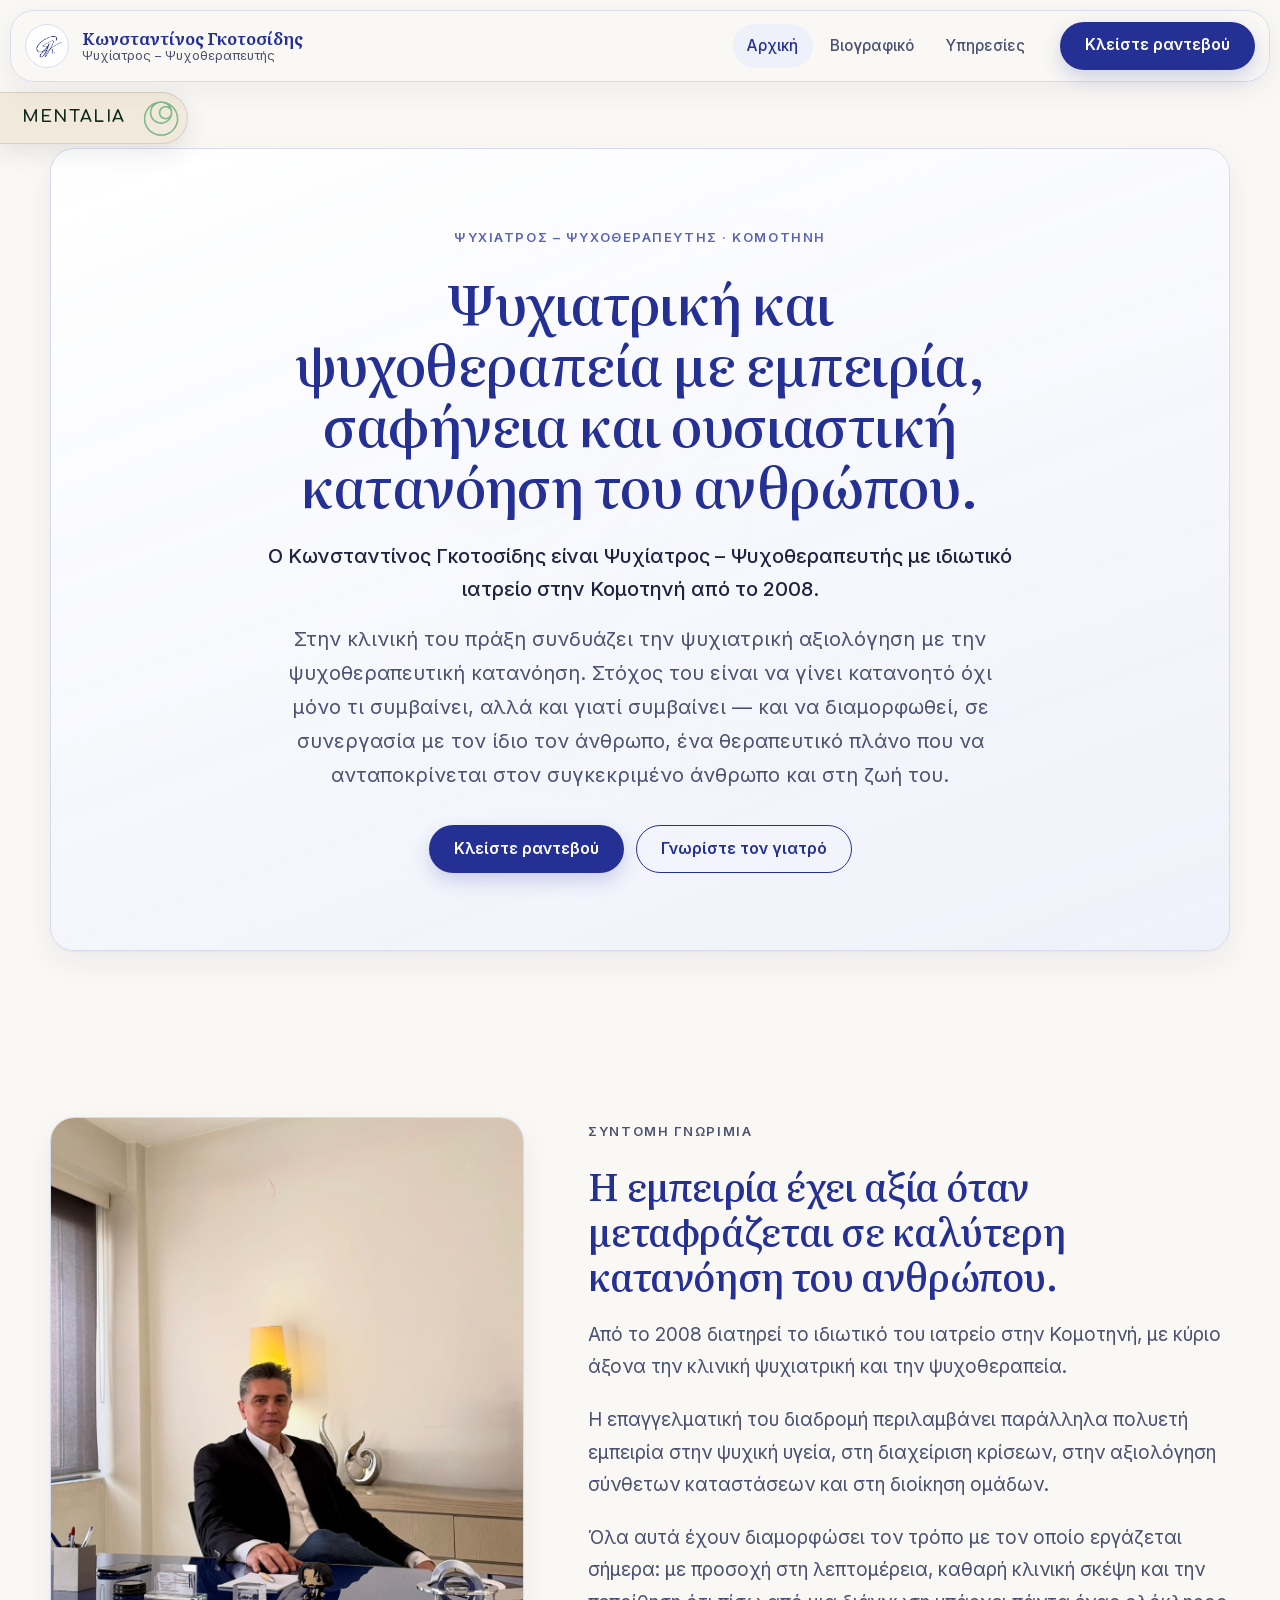
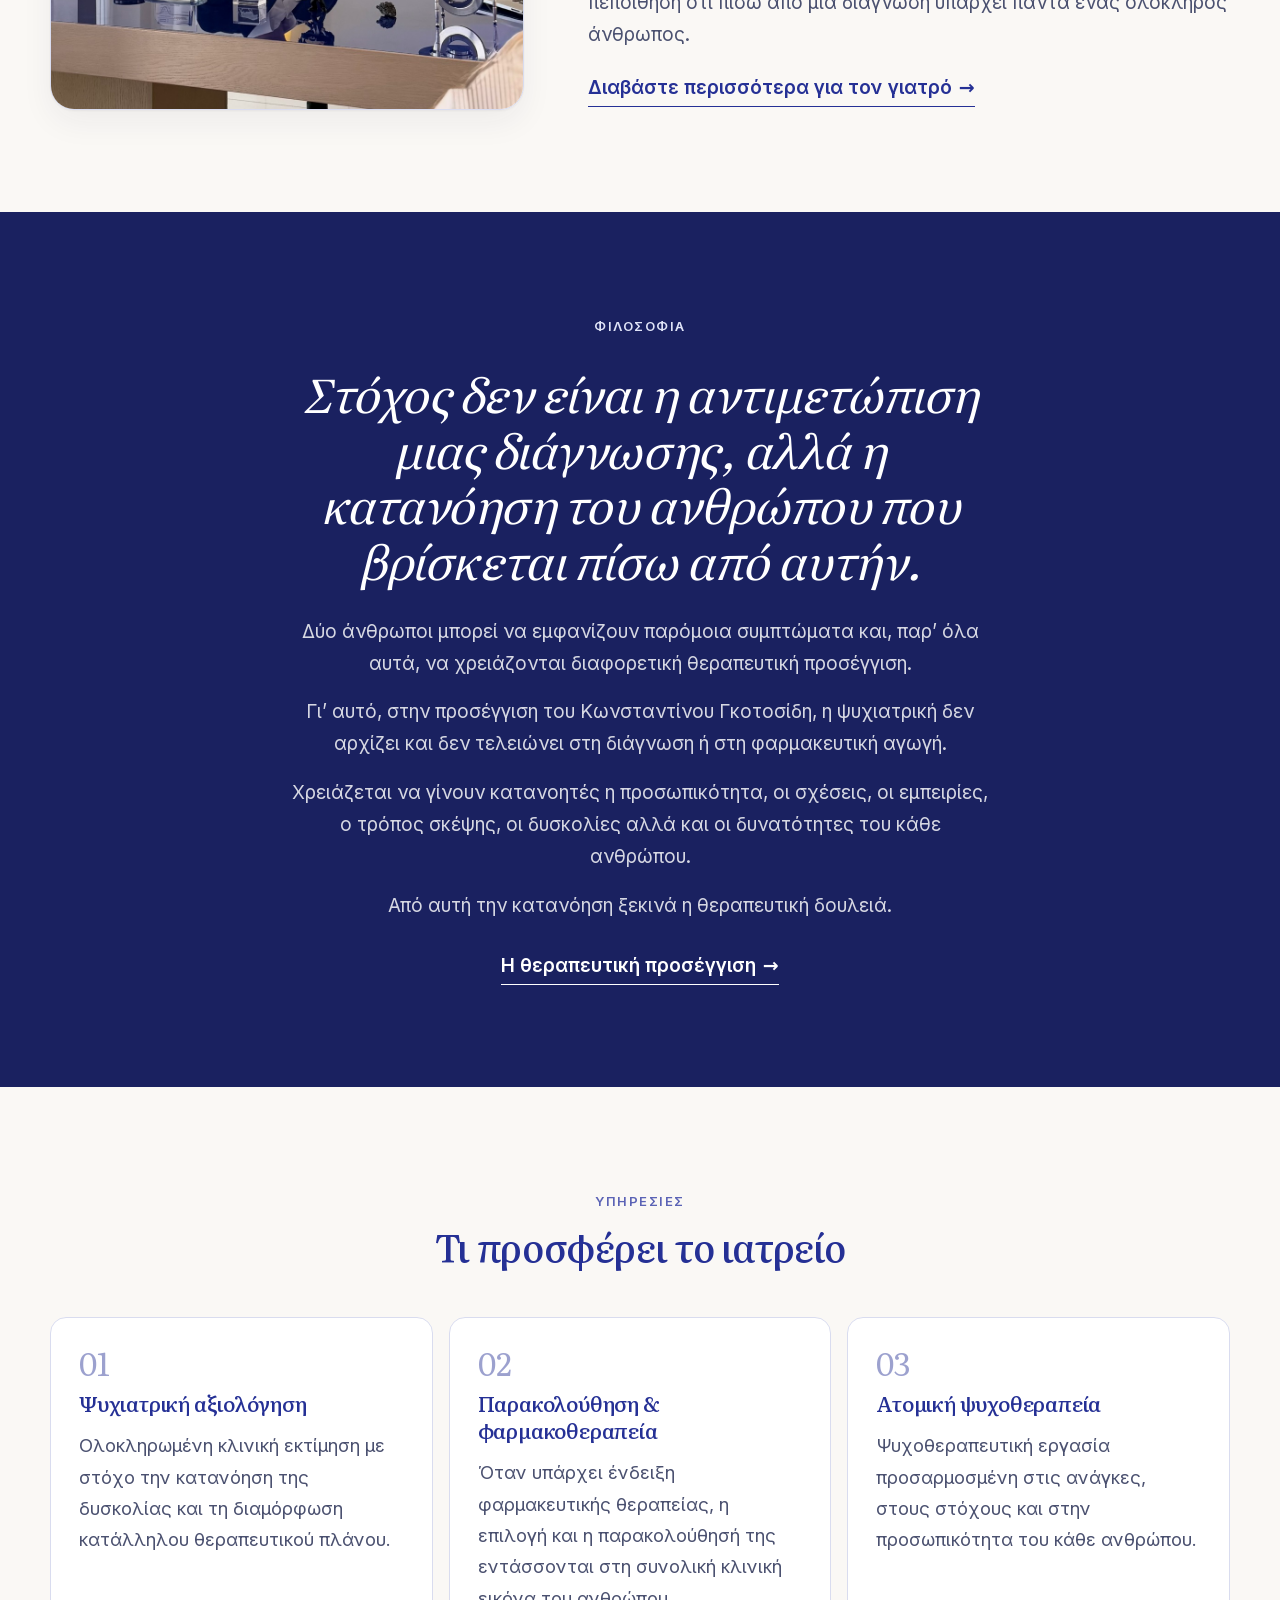
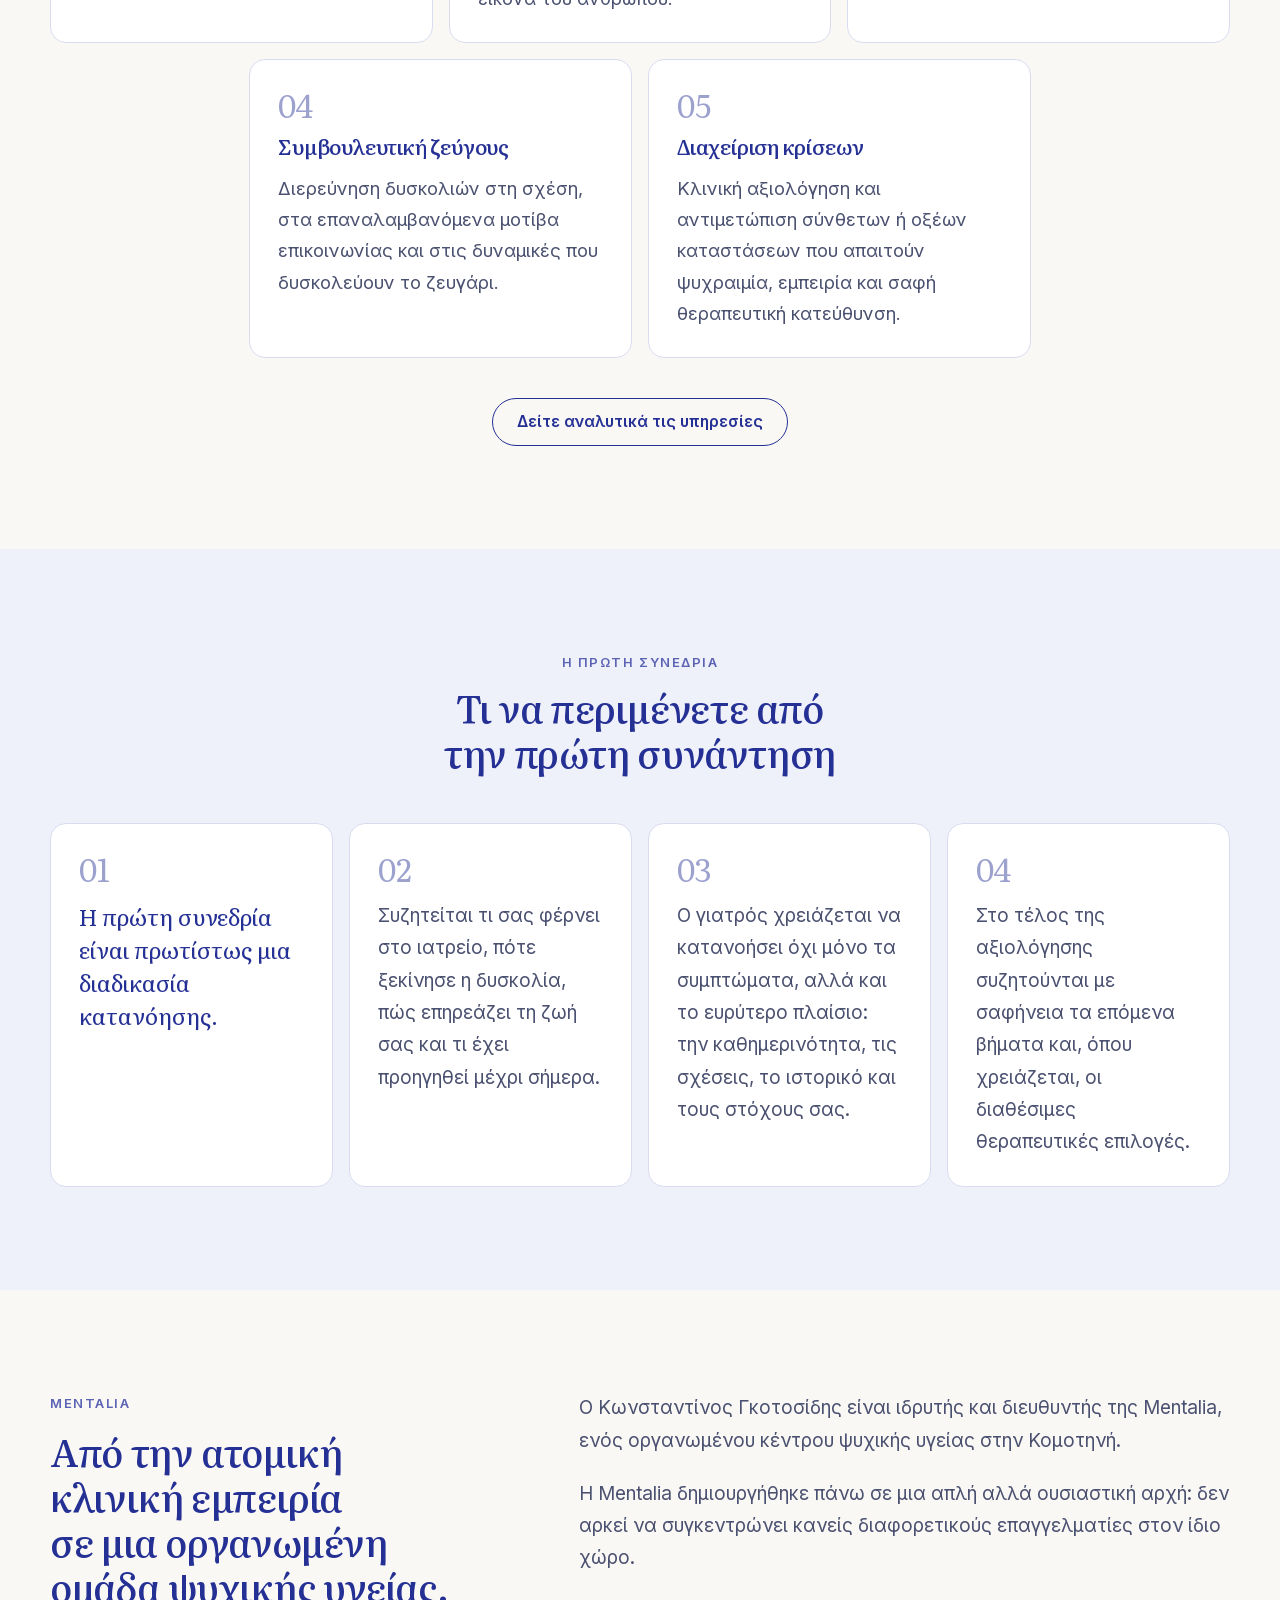
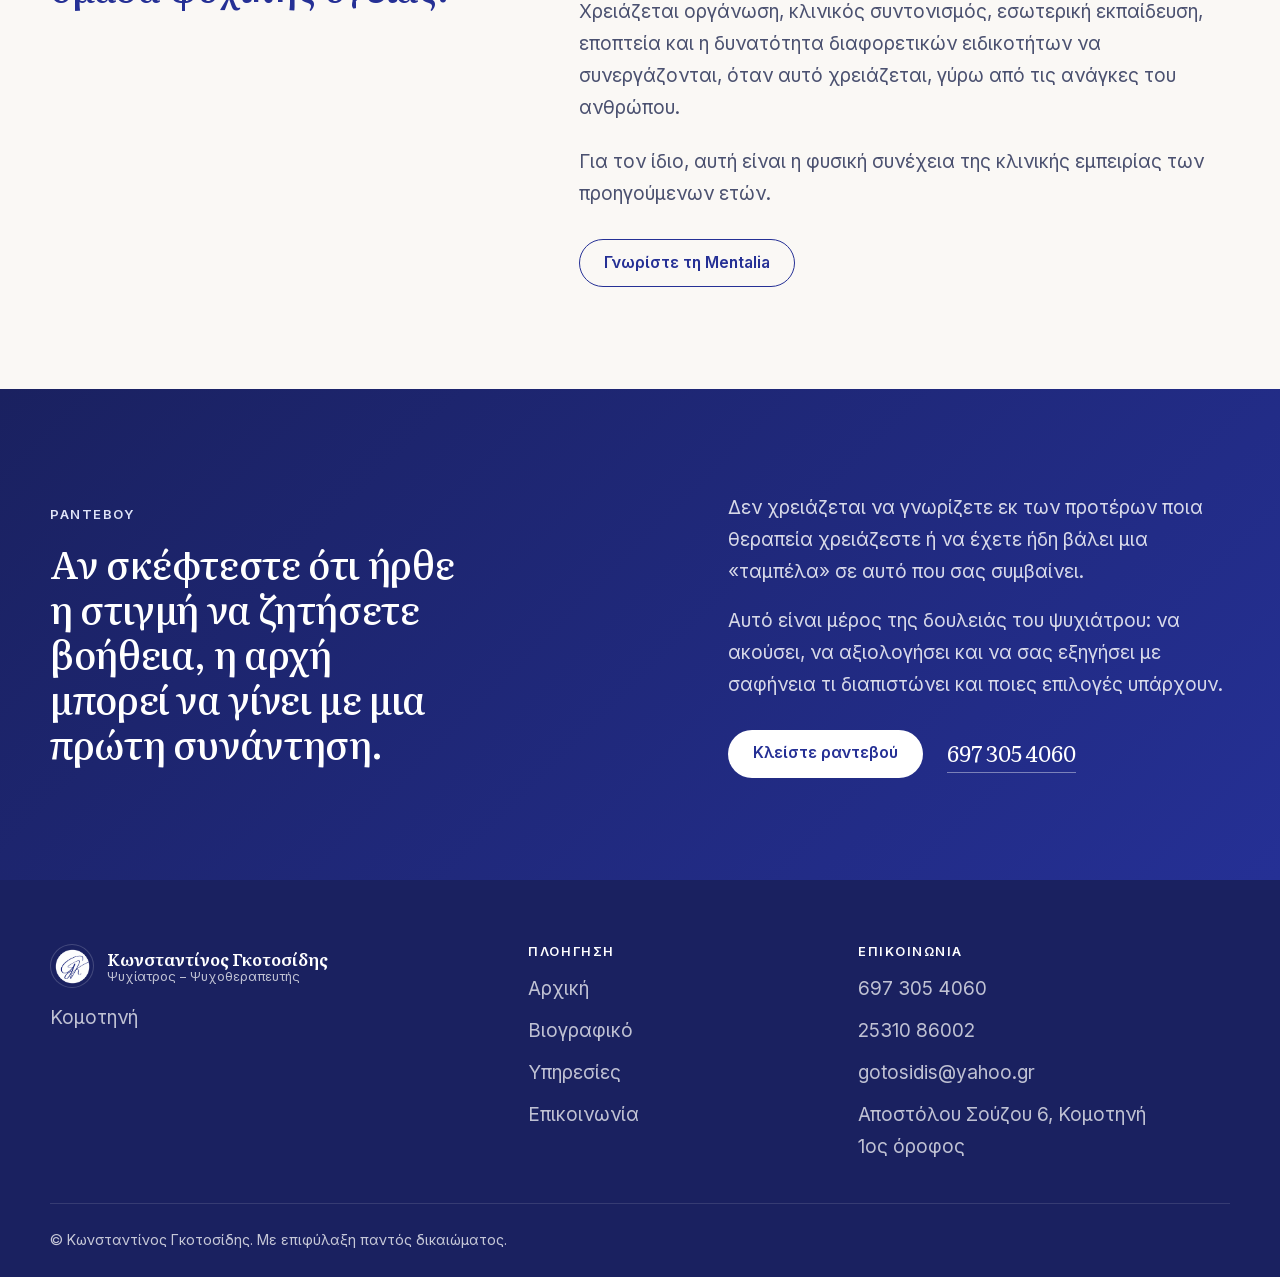
<file: index.html>
<!DOCTYPE html>
<html lang="el">
  <head>
    <meta charset="UTF-8" />
    <meta name="viewport" content="width=device-width, initial-scale=1.0" />
    <title>Κωνσταντίνος Γκοτοσίδης | Ψυχίατρος – Ψυχοθεραπευτής Κομοτηνή</title>
    <meta
      name="description"
      content="Κωνσταντίνος Γκοτοσίδης, Ψυχίατρος – Ψυχοθεραπευτής στην Κομοτηνή. Ψυχιατρική αξιολόγηση, παρακολούθηση και ατομική ψυχοθεραπεία."
    />
    <link rel="stylesheet" href="assets/css/fonts.css" />
    <link rel="stylesheet" href="assets/css/style.css" />
    <link rel="icon" href="favicon.ico" sizes="48x48" />
    <link rel="icon" type="image/png" sizes="32x32" href="assets/images/favicon-32.png" />
    <link rel="icon" type="image/png" sizes="192x192" href="assets/images/favicon-192.png" />
    <link rel="apple-touch-icon" href="assets/images/apple-touch-icon.png" />
    <meta property="og:type" content="website" />
    <meta property="og:locale" content="el_GR" />
    <meta property="og:site_name" content="Κωνσταντίνος Γκοτοσίδης" />
    <meta property="og:title" content="Κωνσταντίνος Γκοτοσίδης | Ψυχίατρος – Ψυχοθεραπευτής Κομοτηνή" />
    <meta property="og:description" content="Κωνσταντίνος Γκοτοσίδης, Ψυχίατρος – Ψυχοθεραπευτής στην Κομοτηνή. Ψυχιατρική αξιολόγηση, παρακολούθηση και ατομική ψυχοθεραπεία." />
    <meta property="og:url" content="https://gotosidis.gr/" />
    <meta property="og:image" content="https://gotosidis.gr/assets/images/og-image.jpg" />
    <meta property="og:image:width" content="1200" />
    <meta property="og:image:height" content="630" />
    <meta property="og:image:alt" content="Κωνσταντίνος Γκοτοσίδης, Ψυχίατρος – Ψυχοθεραπευτής, στο ιατρείο του" />
    <meta name="twitter:card" content="summary_large_image" />
    <link rel="canonical" href="https://gotosidis.gr/" />
    <script type="application/ld+json">
      {
        "@context": "https://schema.org",
        "@type": "Physician",
        "name": "Κωνσταντίνος Γκοτοσίδης",
        "description": "Ψυχίατρος – Ψυχοθεραπευτής στην Κομοτηνή. Ψυχιατρική αξιολόγηση, παρακολούθηση και φαρμακοθεραπεία, ατομική ψυχοθεραπεία, συμβουλευτική ζεύγους και διαχείριση κρίσεων.",
        "url": "https://gotosidis.gr/",
        "image": "https://gotosidis.gr/assets/images/kostas-portrait.jpg",
        "logo": "https://gotosidis.gr/assets/images/favicon-512.png",
        "telephone": [
          "+306973054060",
          "+302531086002"
        ],
        "email": "gotosidis@yahoo.gr",
        "medicalSpecialty": "Psychiatric",
        "address": {
          "@type": "PostalAddress",
          "streetAddress": "Αποστόλου Σούζου 6, 1ος όροφος",
          "addressLocality": "Κομοτηνή",
          "postalCode": "69133",
          "addressRegion": "Ροδόπη",
          "addressCountry": "GR"
        },
        "geo": {
          "@type": "GeoCoordinates",
          "latitude": 41.1162,
          "longitude": 25.4059
        },
        "areaServed": "Κομοτηνή",
        "availableService": [
          {
            "@type": "MedicalTherapy",
            "name": "Ψυχιατρική αξιολόγηση"
          },
          {
            "@type": "MedicalTherapy",
            "name": "Ψυχιατρική παρακολούθηση και φαρμακοθεραπεία"
          },
          {
            "@type": "MedicalTherapy",
            "name": "Ατομική ψυχοθεραπεία"
          },
          {
            "@type": "MedicalTherapy",
            "name": "Συμβουλευτική ζεύγους"
          },
          {
            "@type": "MedicalTherapy",
            "name": "Διαχείριση κρίσεων"
          }
        ]
      }
    </script>
    <script>document.documentElement.classList.add("js");</script>
    <script src="assets/js/main.js" defer></script>
  </head>
  <body>
    <a class="skip-link" href="#main-content">Μετάβαση στο περιεχόμενο</a>
    <header class="site-header">
      <nav class="navbar" aria-label="Primary">
        <a class="brand" href="index.html" aria-label="Κωνσταντίνος Γκοτοσίδης — Ψυχίατρος – Ψυχοθεραπευτής">
          <span class="brand-mark" aria-hidden="true"></span>
          <span class="brand-text">
            <strong>Κωνσταντίνος Γκοτοσίδης</strong>
            <span>Ψυχίατρος – Ψυχοθεραπευτής</span>
          </span>
        </a>
        <button
          class="nav-toggle"
          type="button"
          aria-expanded="false"
          aria-controls="site-menu"
          aria-label="Άνοιγμα πλοήγησης"
        >
          <span></span>
          <span></span>
          <span></span>
        </button>
        <div class="nav-menu" id="site-menu">
          <ul class="nav-links">
            <li><a class="nav-link active" href="index.html" aria-current="page">Αρχική</a></li>
            <li><a class="nav-link" href="about.html">Βιογραφικό</a></li>
            <li><a class="nav-link" href="services.html">Υπηρεσίες</a></li>
          </ul>
          <a class="button button-primary nav-cta" href="contact.html">Κλείστε ραντεβού</a>
        </div>
      </nav>
      <a class="mentalia-bar" href="https://mentalia.gr" target="_blank" rel="noopener" aria-label="MENTALIA — mentalia.gr">
        <span class="mentalia-bar-name">MENTALIA</span>
        <span class="mentalia-bar-logo"><img src="assets/images/mentalia-logo.svg" alt="" width="48" height="48" /></span>
      </a>
    </header>
    <main id="main-content" tabindex="-1">
      <section class="hero">
        <div class="container">
          <div class="hero-card reveal reveal-pop">
            <p class="eyebrow">Ψυχίατρος – Ψυχοθεραπευτής · Κομοτηνή</p>
            <h1>Ψυχιατρική και ψυχοθεραπεία με εμπειρία, σαφήνεια και ουσιαστική κατανόηση του ανθρώπου.</h1>
            <div class="hero-lead">
              <p>
                Ο Κωνσταντίνος Γκοτοσίδης είναι Ψυχίατρος – Ψυχοθεραπευτής με ιδιωτικό ιατρείο στην
                Κομοτηνή από το 2008.
              </p>
              <p>
                Στην κλινική του πράξη συνδυάζει την ψυχιατρική αξιολόγηση με την ψυχοθεραπευτική κατανόηση. Στόχος του είναι να γίνει κατανοητό όχι μόνο τι συμβαίνει, αλλά και γιατί συμβαίνει — και να διαμορφωθεί, σε συνεργασία με τον ίδιο τον άνθρωπο, ένα θεραπευτικό πλάνο που να ανταποκρίνεται στον
                συγκεκριμένο άνθρωπο και στη ζωή του.
              </p>
            </div>
            <div class="hero-actions">
              <a class="button button-primary" href="contact.html">Κλείστε ραντεβού</a>
              <a class="button button-secondary" href="about.html">Γνωρίστε τον γιατρό</a>
            </div>
          </div>
        </div>
      </section>

      <section class="section">
        <div class="container media-split">
          <figure class="portrait reveal reveal-left">
            <img src="assets/images/kostas-portrait.jpg" alt="Κωνσταντίνος Γκοτοσίδης, Ψυχίατρος – Ψυχοθεραπευτής, στο ιατρείο του" width="1026" height="1400" />
          </figure>
          <div class="prose reveal reveal-right">
            <p class="eyebrow">Σύντομη γνωριμία</p>
            <h2>Η εμπειρία έχει αξία όταν μεταφράζεται σε καλύτερη κατανόηση του ανθρώπου.</h2>
            <p>
              Από το 2008 διατηρεί το ιδιωτικό του ιατρείο στην Κομοτηνή, με κύριο άξονα την κλινική
              ψυχιατρική και την ψυχοθεραπεία.
            </p>
            <p>
              Η επαγγελματική του διαδρομή περιλαμβάνει παράλληλα πολυετή εμπειρία στην ψυχική υγεία,
              στη διαχείριση κρίσεων, στην αξιολόγηση σύνθετων καταστάσεων και στη διοίκηση ομάδων.
            </p>
            <p>
              Όλα αυτά έχουν διαμορφώσει τον τρόπο με τον οποίο εργάζεται σήμερα: με προσοχή στη
              λεπτομέρεια, καθαρή κλινική σκέψη και την πεποίθηση ότι πίσω από μια διάγνωση υπάρχει
              πάντα ένας ολόκληρος άνθρωπος.
            </p>
            <a class="text-link" href="about.html">Διαβάστε περισσότερα για τον γιατρό</a>
          </div>
        </div>
      </section>

      <section class="quote-band reveal reveal-pop">
        <div class="container quote-band-inner">
          <p class="eyebrow">Φιλοσοφία</p>
          <h2>Στόχος δεν είναι η αντιμετώπιση μιας διάγνωσης, αλλά η κατανόηση του ανθρώπου που βρίσκεται πίσω από αυτήν.</h2>
          <div class="quote-band-copy">
            <p>
              Δύο άνθρωποι μπορεί να εμφανίζουν παρόμοια συμπτώματα και, παρ’ όλα αυτά, να χρειάζονται
              διαφορετική θεραπευτική προσέγγιση.
            </p>
            <p>
              Γι’ αυτό, στην προσέγγιση του Κωνσταντίνου Γκοτοσίδη, η ψυχιατρική δεν αρχίζει και δεν τελειώνει στη διάγνωση ή στη
              φαρμακευτική αγωγή.
            </p>
            <p>
              Χρειάζεται να γίνουν κατανοητές η προσωπικότητα, οι σχέσεις, οι εμπειρίες, ο τρόπος σκέψης, οι δυσκολίες αλλά και οι δυνατότητες του κάθε ανθρώπου.
            </p>
            <p>Από αυτή την κατανόηση ξεκινά η θεραπευτική δουλειά.</p>
          </div>
          <a class="text-link text-link-light" href="about.html#approach">Η θεραπευτική προσέγγιση</a>
        </div>
      </section>

      <section class="section">
        <div class="container">
          <div class="section-heading reveal reveal-down">
            <p class="eyebrow">Υπηρεσίες</p>
            <h2>Τι προσφέρει το ιατρείο</h2>
          </div>
          <div class="num-grid">
            <a class="num-card reveal reveal-pop" href="services.html#assessment">
              <span class="num" aria-hidden="true">01</span>
              <h3>Ψυχιατρική αξιολόγηση</h3>
              <p>
                Ολοκληρωμένη κλινική εκτίμηση με στόχο την κατανόηση της δυσκολίας και τη διαμόρφωση
                κατάλληλου θεραπευτικού πλάνου.
              </p>
            </a>
            <a class="num-card reveal reveal-pop" href="services.html#pharmacotherapy">
              <span class="num" aria-hidden="true">02</span>
              <h3>Παρακολούθηση &amp; φαρμακοθεραπεία</h3>
              <p>
                Όταν υπάρχει ένδειξη φαρμακευτικής θεραπείας, η επιλογή και η παρακολούθησή της
                εντάσσονται στη συνολική κλινική εικόνα του ανθρώπου.
              </p>
            </a>
            <a class="num-card reveal reveal-pop" href="services.html#psychotherapy">
              <span class="num" aria-hidden="true">03</span>
              <h3>Ατομική ψυχοθεραπεία</h3>
              <p>
                Ψυχοθεραπευτική εργασία προσαρμοσμένη στις ανάγκες, στους στόχους και στην
                προσωπικότητα του κάθε ανθρώπου.
              </p>
            </a>
            <a class="num-card reveal reveal-pop" href="services.html#couples">
              <span class="num" aria-hidden="true">04</span>
              <h3>Συμβουλευτική ζεύγους</h3>
              <p>
                Διερεύνηση δυσκολιών στη σχέση, στα επαναλαμβανόμενα μοτίβα επικοινωνίας και στις
                δυναμικές που δυσκολεύουν το ζευγάρι.
              </p>
            </a>
            <a class="num-card reveal reveal-pop" href="services.html#crisis">
              <span class="num" aria-hidden="true">05</span>
              <h3>Διαχείριση κρίσεων</h3>
              <p>
                Κλινική αξιολόγηση και αντιμετώπιση σύνθετων ή οξέων καταστάσεων που απαιτούν
                ψυχραιμία, εμπειρία και σαφή θεραπευτική κατεύθυνση.
              </p>
            </a>
          </div>
          <div class="section-actions">
            <a class="button button-secondary" href="services.html">Δείτε αναλυτικά τις υπηρεσίες</a>
          </div>
        </div>
      </section>

      <section class="section section-tint">
        <div class="container">
          <div class="section-heading reveal reveal-down">
            <p class="eyebrow">Η πρώτη συνεδρία</p>
            <h2>Τι να περιμένετε από την πρώτη συνάντηση</h2>
          </div>
          <ol class="steps">
            <li class="step reveal reveal-right">
              <span class="num" aria-hidden="true">01</span>
              <p>Η πρώτη συνεδρία είναι πρωτίστως μια διαδικασία κατανόησης.</p>
            </li>
            <li class="step reveal reveal-right">
              <span class="num" aria-hidden="true">02</span>
              <p>
                Συζητείται τι σας φέρνει στο ιατρείο, πότε ξεκίνησε η δυσκολία, πώς επηρεάζει τη
                ζωή σας και τι έχει προηγηθεί μέχρι σήμερα.
              </p>
            </li>
            <li class="step reveal reveal-right">
              <span class="num" aria-hidden="true">03</span>
              <p>
                Ο γιατρός χρειάζεται να κατανοήσει όχι μόνο τα συμπτώματα, αλλά και το ευρύτερο πλαίσιο: την
                καθημερινότητα, τις σχέσεις, το ιστορικό και τους στόχους σας.
              </p>
            </li>
            <li class="step reveal reveal-right">
              <span class="num" aria-hidden="true">04</span>
              <p>
                Στο τέλος της αξιολόγησης συζητούνται με σαφήνεια τα επόμενα βήματα και, όπου χρειάζεται, οι διαθέσιμες θεραπευτικές επιλογές.
              </p>
            </li>
          </ol>
        </div>
      </section>

      <section class="section">
        <div class="container editorial reveal reveal-left">
          <div class="editorial-head">
            <p class="eyebrow">Mentalia</p>
            <h2>Από την ατομική κλινική εμπειρία σε μια οργανωμένη ομάδα ψυχικής υγείας.</h2>
          </div>
          <div class="editorial-body prose">
            <p>
              Ο Κωνσταντίνος Γκοτοσίδης είναι ιδρυτής και διευθυντής της Mentalia, ενός οργανωμένου κέντρου ψυχικής υγείας στην
              Κομοτηνή.
            </p>
            <p>
              Η Mentalia δημιουργήθηκε πάνω σε μια απλή αλλά ουσιαστική αρχή: δεν αρκεί να συγκεντρώνει κανείς διαφορετικούς επαγγελματίες στον ίδιο χώρο.
            </p>
            <p>
              Χρειάζεται οργάνωση, κλινικός συντονισμός, εσωτερική εκπαίδευση, εποπτεία και η
              δυνατότητα διαφορετικών ειδικοτήτων να συνεργάζονται, όταν αυτό χρειάζεται, γύρω από
              τις ανάγκες του ανθρώπου.
            </p>
            <p>Για τον ίδιο, αυτή είναι η φυσική συνέχεια της κλινικής εμπειρίας των προηγούμενων ετών.</p>
            <a class="button button-secondary" href="https://mentalia.gr" target="_blank" rel="noopener">Γνωρίστε τη Mentalia</a>
          </div>
        </div>
      </section>

      <!--
        H07 — Άρθρα: ενεργοποιείται όταν υπάρξει σελίδα άρθρων (και το link "Άρθρα" στο μενού/footer).
      <section class="section">
        <div class="container">
          <div class="section-heading">
            <p class="eyebrow">Άρθρα</p>
            <h2>Σκέψεις &amp; άρθρα</h2>
            <p>
              Κείμενα για την ψυχική υγεία, την ψυχοθεραπεία, τις ανθρώπινες σχέσεις και ζητήματα που συναντά συχνά στην κλινική πράξη.
            </p>
            <p>
              Στόχος δεν είναι να δοθούν «εύκολες συνταγές», αλλά να εξηγούνται σύνθετα θέματα με τρόπο
              επιστημονικά ακριβή και ταυτόχρονα κατανοητό.
            </p>
          </div>
          <div class="section-actions">
            <a class="button button-secondary" href="articles.html">Δείτε όλα τα άρθρα</a>
          </div>
        </div>
      </section>
      -->

      <section class="cta-band reveal">
        <div class="container cta-band-inner">
          <div class="cta-band-copy">
            <p class="eyebrow">Ραντεβού</p>
            <h2>Αν σκέφτεστε ότι ήρθε η στιγμή να ζητήσετε βοήθεια, η αρχή μπορεί να γίνει με μια πρώτη συνάντηση.</h2>
          </div>
          <div class="cta-band-side">
            <p>
              Δεν χρειάζεται να γνωρίζετε εκ των προτέρων ποια θεραπεία χρειάζεστε ή να έχετε ήδη
              βάλει μια «ταμπέλα» σε αυτό που σας συμβαίνει.
            </p>
            <p>
              Αυτό είναι μέρος της δουλειάς του ψυχιάτρου: να ακούσει, να αξιολογήσει και να σας εξηγήσει με σαφήνεια τι διαπιστώνει και ποιες επιλογές υπάρχουν.
            </p>
            <div class="cta-band-actions">
              <a class="button button-light" href="contact.html">Κλείστε ραντεβού</a>
              <a class="cta-phone" href="tel:+306973054060">697 305 4060</a>
            </div>
          </div>
        </div>
      </section>

    </main>
    <a class="mobile-call-bar" href="contact.html">Καλέστε για ραντεβού</a>
    <footer class="site-footer">
      <div class="container footer-grid">
        <div>
          <a class="brand footer-brand" href="index.html">
            <span class="brand-mark" aria-hidden="true"></span>
            <span class="brand-text">
              <strong>Κωνσταντίνος Γκοτοσίδης</strong>
              <span>Ψυχίατρος – Ψυχοθεραπευτής</span>
            </span>
          </a>
          <p class="footer-text">Κομοτηνή</p>
        </div>
        <div>
          <h2 class="footer-title">Πλοήγηση</h2>
          <ul class="footer-links">
            <li><a href="index.html">Αρχική</a></li>
            <li><a href="about.html">Βιογραφικό</a></li>
            <li><a href="services.html">Υπηρεσίες</a></li>
            <li><a href="contact.html">Επικοινωνία</a></li>
          </ul>
        </div>
        <div>
          <h2 class="footer-title">Επικοινωνία</h2>
          <ul class="footer-links">
            <li><a href="tel:+306973054060">697 305 4060</a></li>
            <li><a href="tel:+302531086002">25310 86002</a></li>
            <li><a href="mailto:gotosidis@yahoo.gr">gotosidis@yahoo.gr</a></li>
            <li>Αποστόλου Σούζου 6, Κομοτηνή<br>1ος όροφος</li>
          </ul>
        </div>
      </div>
      <div class="container footer-bottom">
        <p>&copy; Κωνσταντίνος Γκοτοσίδης. Με επιφύλαξη παντός δικαιώματος.</p>
      </div>
    </footer>
  </body>
</html>
</file>
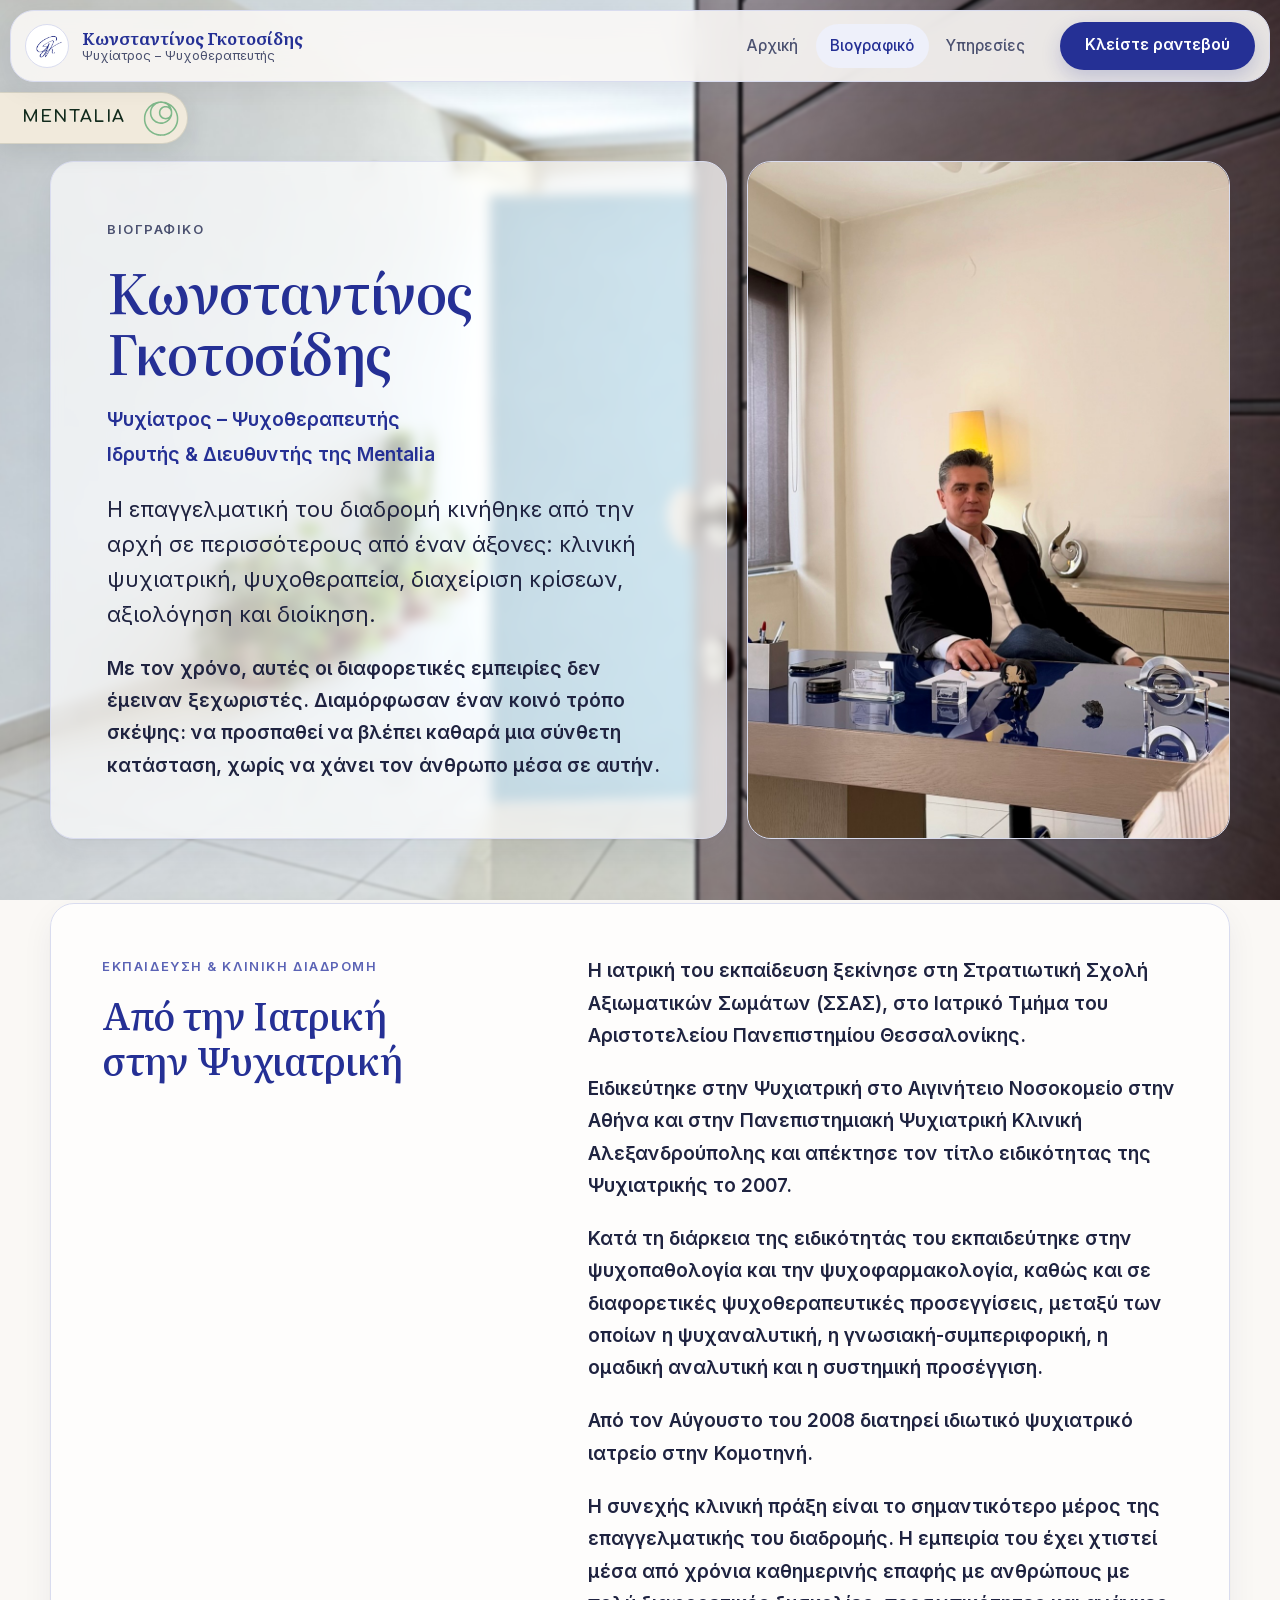
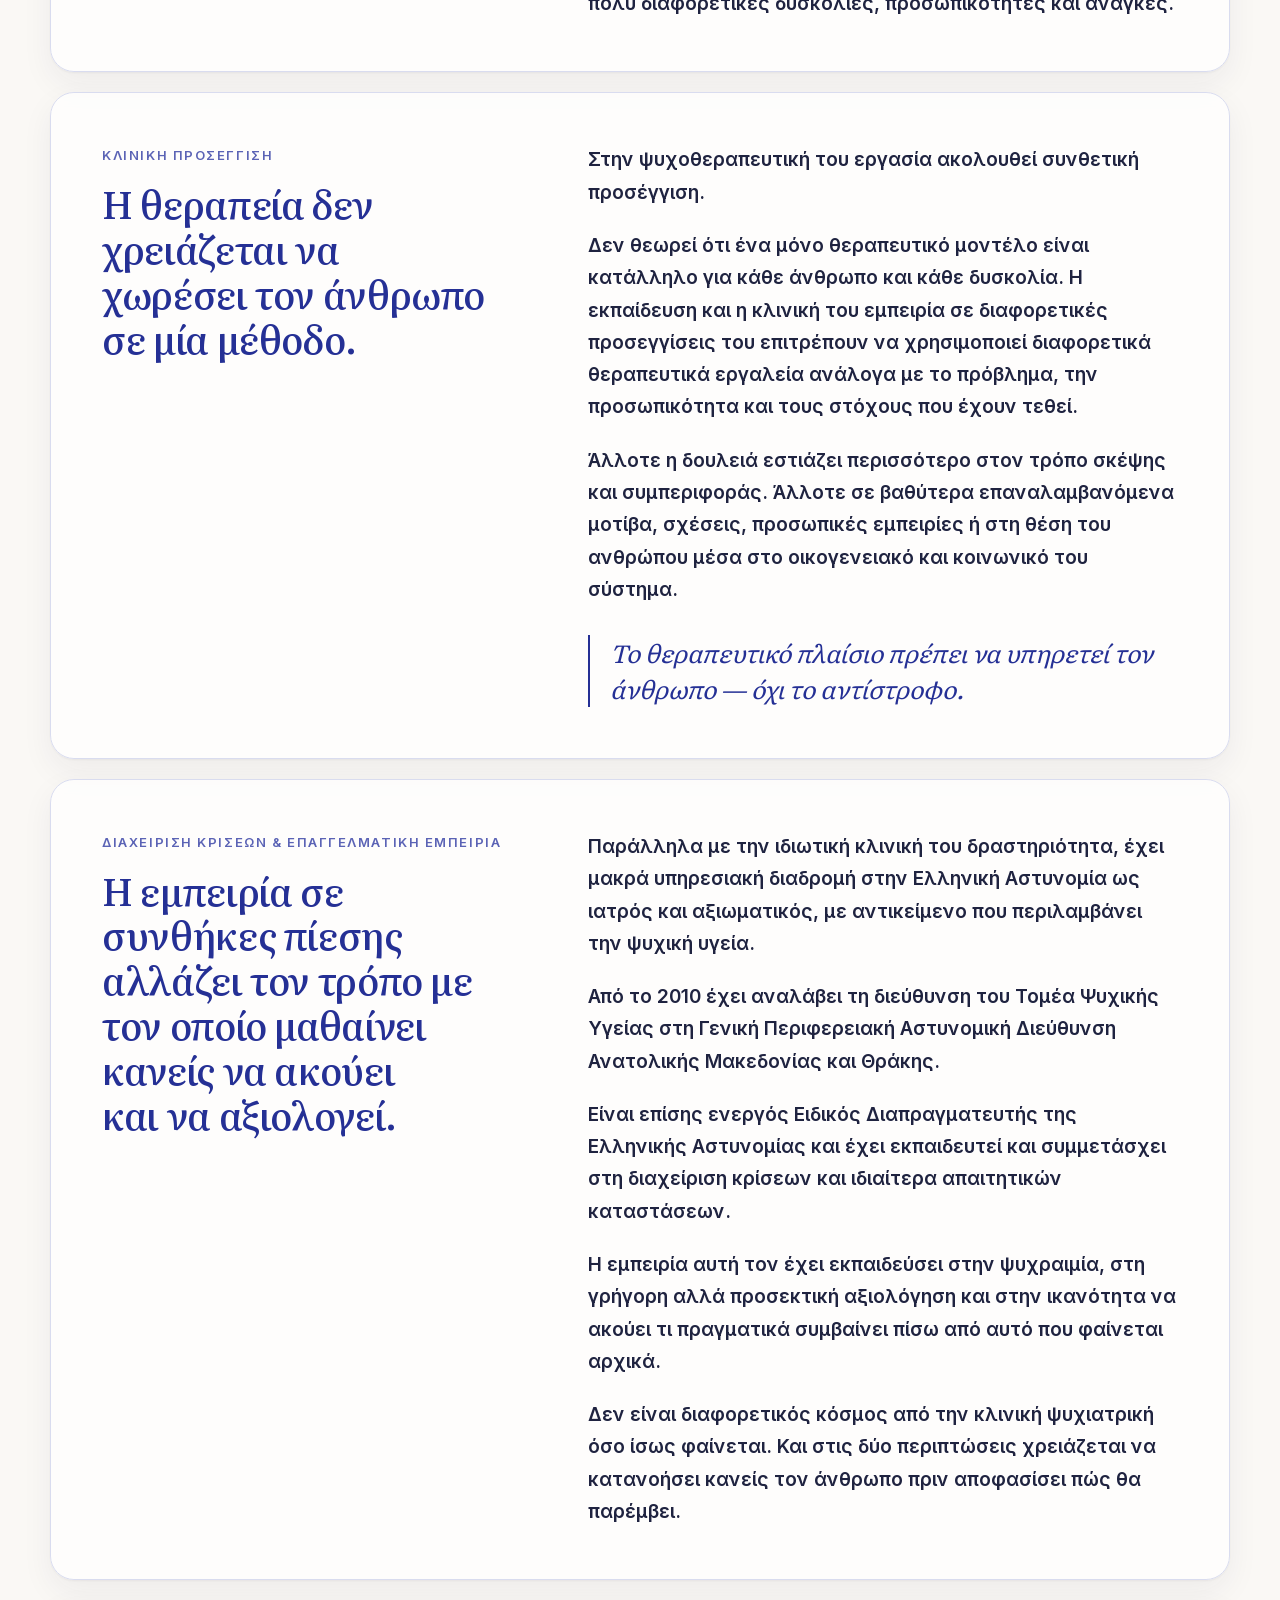
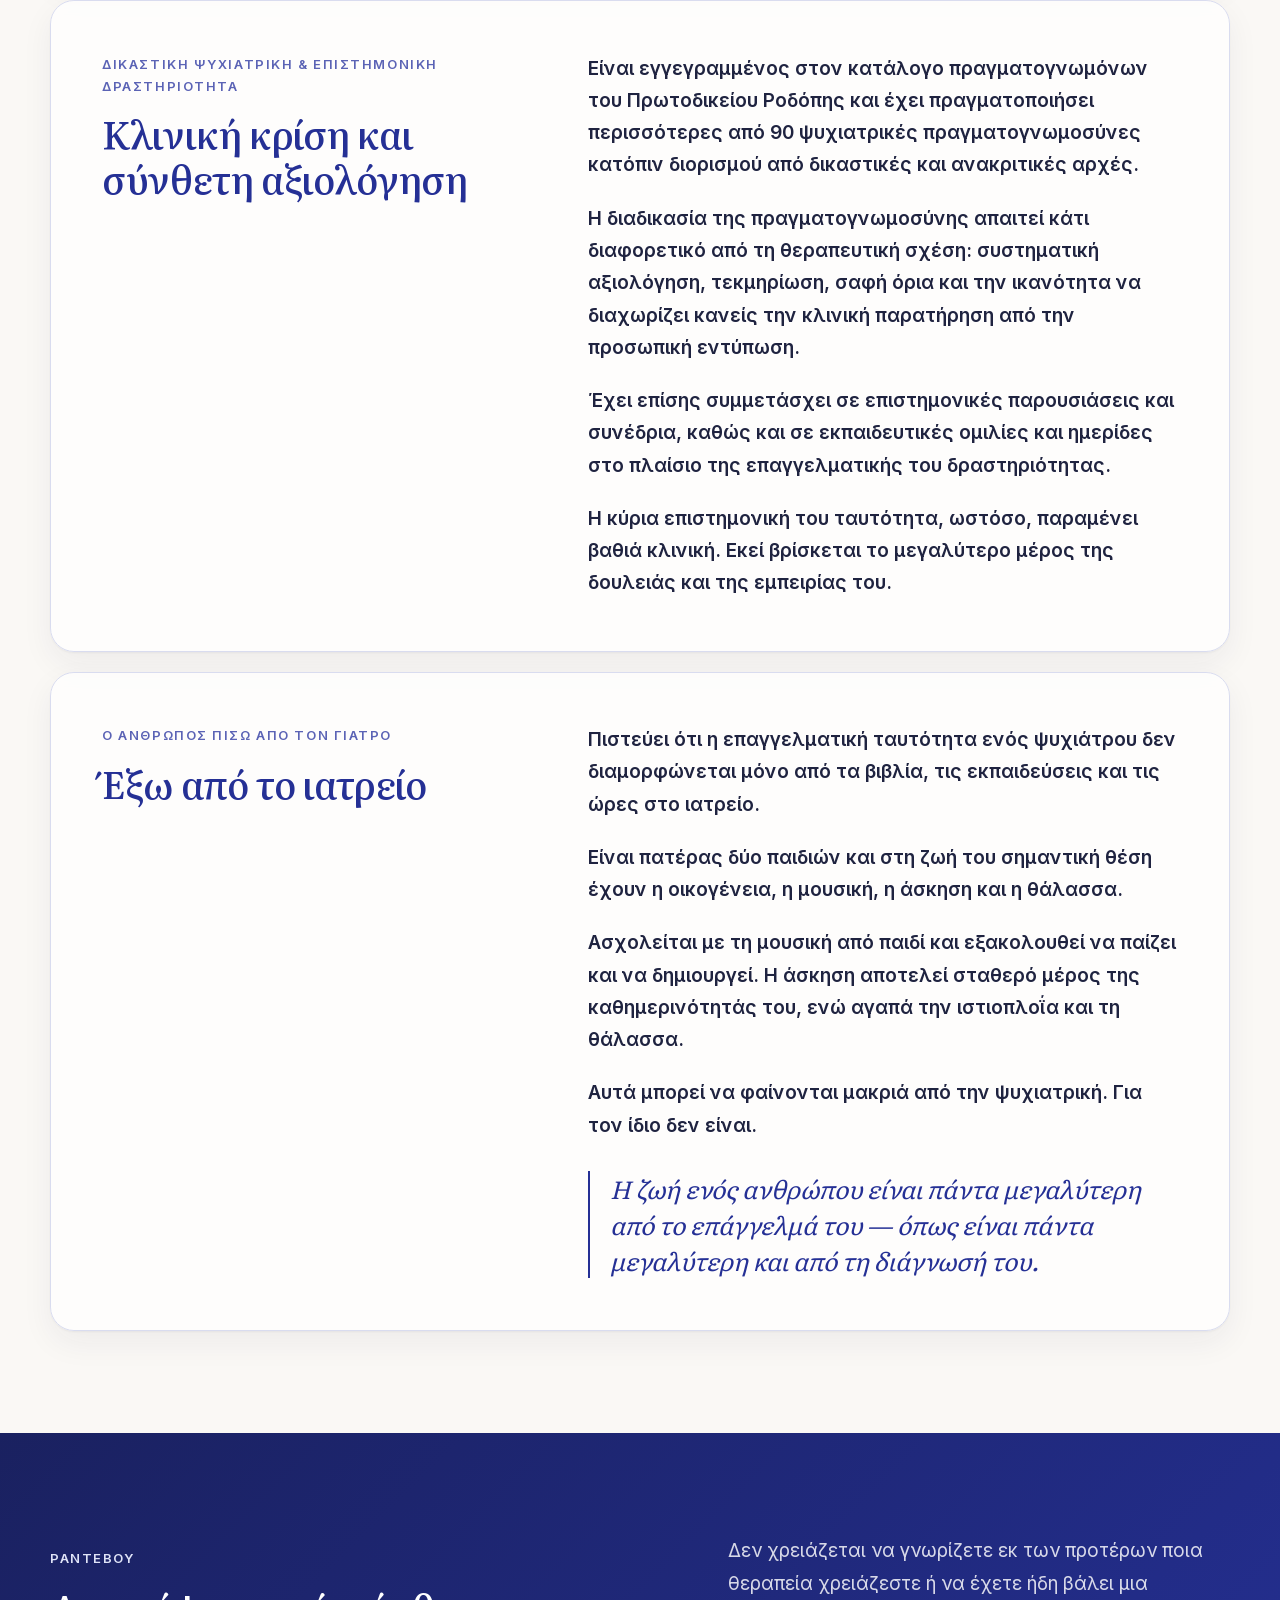
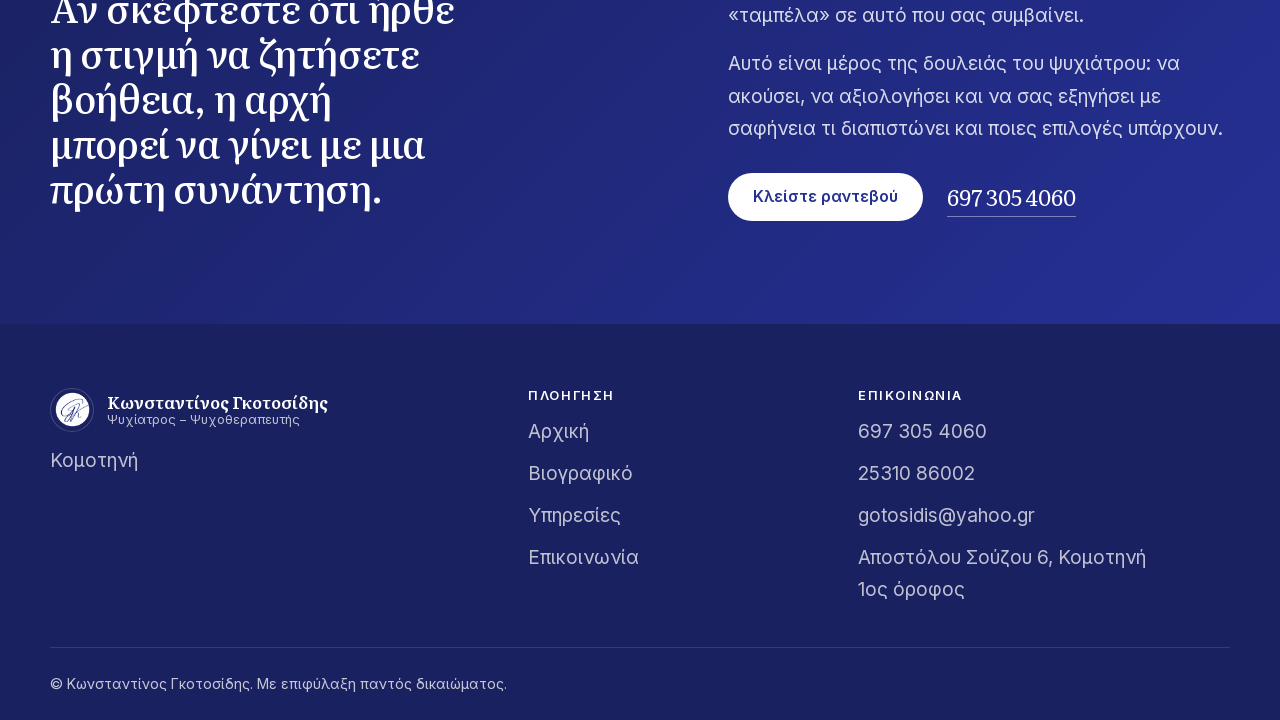
<file: about.html>
<!DOCTYPE html>
<html lang="el">
  <head>
    <meta charset="UTF-8" />
    <meta name="viewport" content="width=device-width, initial-scale=1.0" />
    <title>Βιογραφικό | Κωνσταντίνος Γκοτοσίδης, Ψυχίατρος</title>
    <meta
      name="description"
      content="Γνωρίστε την εκπαίδευση, την κλινική διαδρομή και τη θεραπευτική προσέγγιση του Ψυχιάτρου – Ψυχοθεραπευτή Κωνσταντίνου Γκοτοσίδη."
    />
    <link rel="stylesheet" href="assets/css/fonts.css" />
    <link rel="stylesheet" href="assets/css/style.css" />
    <link rel="icon" href="favicon.ico" sizes="48x48" />
    <link rel="icon" type="image/png" sizes="32x32" href="assets/images/favicon-32.png" />
    <link rel="icon" type="image/png" sizes="192x192" href="assets/images/favicon-192.png" />
    <link rel="apple-touch-icon" href="assets/images/apple-touch-icon.png" />
    <meta property="og:type" content="website" />
    <meta property="og:locale" content="el_GR" />
    <meta property="og:site_name" content="Κωνσταντίνος Γκοτοσίδης" />
    <meta property="og:title" content="Βιογραφικό | Κωνσταντίνος Γκοτοσίδης, Ψυχίατρος" />
    <meta property="og:description" content="Γνωρίστε την εκπαίδευση, την κλινική διαδρομή και τη θεραπευτική προσέγγιση του Ψυχιάτρου – Ψυχοθεραπευτή Κωνσταντίνου Γκοτοσίδη." />
    <meta property="og:url" content="https://gotosidis.gr/about.html" />
    <meta property="og:image" content="https://gotosidis.gr/assets/images/og-image.jpg" />
    <meta property="og:image:width" content="1200" />
    <meta property="og:image:height" content="630" />
    <meta property="og:image:alt" content="Κωνσταντίνος Γκοτοσίδης, Ψυχίατρος – Ψυχοθεραπευτής, στο ιατρείο του" />
    <meta name="twitter:card" content="summary_large_image" />
    <link rel="canonical" href="https://gotosidis.gr/about.html" />
    <script>document.documentElement.classList.add("js");</script>
    <script src="assets/js/main.js" defer></script>
  </head>
  <body class="about-page">
    <a class="skip-link" href="#main-content">Μετάβαση στο περιεχόμενο</a>
    <div class="about-page-background" data-background-carousel aria-hidden="true">
      <figure class="about-page-background-slide is-active">
        <picture>
          <source media="(max-width: 699px)" srcset="assets/images/about-bg-1-mobile.jpg" />
          <img src="assets/images/about-bg-1-desktop.jpg" alt="" />
        </picture>
      </figure>
      <figure class="about-page-background-slide">
        <picture>
          <source media="(max-width: 699px)" srcset="assets/images/about-bg-2-mobile.jpg" />
          <img src="assets/images/about-bg-2-desktop.jpg" alt="" />
        </picture>
      </figure>
      <figure class="about-page-background-slide">
        <picture>
          <source media="(max-width: 699px)" srcset="assets/images/about-bg-3-mobile.jpg" />
          <img src="assets/images/about-bg-3-desktop.jpg" alt="" />
        </picture>
      </figure>
      <figure class="about-page-background-slide">
        <picture>
          <source media="(max-width: 699px)" srcset="assets/images/about-bg-4-mobile.jpg" />
          <img src="assets/images/about-bg-4-desktop.jpg" alt="" />
        </picture>
      </figure>
    </div>
    <header class="site-header">
      <nav class="navbar" aria-label="Primary">
        <a class="brand" href="index.html" aria-label="Κωνσταντίνος Γκοτοσίδης — Ψυχίατρος – Ψυχοθεραπευτής">
          <span class="brand-mark" aria-hidden="true"></span>
          <span class="brand-text">
            <strong>Κωνσταντίνος Γκοτοσίδης</strong>
            <span>Ψυχίατρος – Ψυχοθεραπευτής</span>
          </span>
        </a>
        <button
          class="nav-toggle"
          type="button"
          aria-expanded="false"
          aria-controls="site-menu"
          aria-label="Άνοιγμα πλοήγησης"
        >
          <span></span>
          <span></span>
          <span></span>
        </button>
        <div class="nav-menu" id="site-menu">
          <ul class="nav-links">
            <li><a class="nav-link" href="index.html">Αρχική</a></li>
            <li><a class="nav-link active" href="about.html" aria-current="page">Βιογραφικό</a></li>
            <li><a class="nav-link" href="services.html">Υπηρεσίες</a></li>
          </ul>
          <a class="button button-primary nav-cta" href="contact.html">Κλείστε ραντεβού</a>
        </div>
      </nav>
      <a class="mentalia-bar" href="https://mentalia.gr" target="_blank" rel="noopener" aria-label="MENTALIA — mentalia.gr">
        <span class="mentalia-bar-name">MENTALIA</span>
        <span class="mentalia-bar-logo"><img src="assets/images/mentalia-logo.svg" alt="" width="48" height="48" /></span>
      </a>
    </header>
    <main id="main-content" tabindex="-1">
      <section class="page-hero">
        <div class="container about-hero">
          <div class="about-hero-card prose reveal reveal-left">
            <p class="eyebrow">Βιογραφικό</p>
            <h1>Κωνσταντίνος Γκοτοσίδης</h1>
            <p class="hero-roles">
              <strong>Ψυχίατρος – Ψυχοθεραπευτής</strong>
              <strong>Ιδρυτής &amp; Διευθυντής της Mentalia</strong>
            </p>
            <p class="lead">
              Η επαγγελματική του διαδρομή κινήθηκε από την αρχή σε περισσότερους από έναν άξονες:
              κλινική ψυχιατρική, ψυχοθεραπεία, διαχείριση κρίσεων, αξιολόγηση και διοίκηση.
            </p>
            <p>
              Με τον χρόνο, αυτές οι διαφορετικές εμπειρίες δεν έμειναν ξεχωριστές. Διαμόρφωσαν έναν
              κοινό τρόπο σκέψης: να προσπαθεί να βλέπει καθαρά μια σύνθετη κατάσταση, χωρίς να χάνει τον άνθρωπο μέσα σε αυτήν.
            </p>
          </div>
          <figure class="portrait about-hero-portrait reveal reveal-right">
            <img src="assets/images/kostas-portrait.jpg" alt="Κωνσταντίνος Γκοτοσίδης, Ψυχίατρος – Ψυχοθεραπευτής, στο ιατρείο του" width="1026" height="1400" />
          </figure>
        </div>
      </section>

      <section class="section section-stack">
        <div class="container stack">
          <article class="editorial editorial-card reveal reveal-left">
            <div class="editorial-head">
              <p class="eyebrow">Εκπαίδευση &amp; κλινική διαδρομή</p>
              <h2>Από την Ιατρική στην Ψυχιατρική</h2>
            </div>
            <div class="editorial-body prose">
              <p>
                Η ιατρική του εκπαίδευση ξεκίνησε στη Στρατιωτική Σχολή Αξιωματικών Σωμάτων (ΣΣΑΣ), στο Ιατρικό
                Τμήμα του Αριστοτελείου Πανεπιστημίου Θεσσαλονίκης.
              </p>
              <p>
                Ειδικεύτηκε στην Ψυχιατρική στο Αιγινήτειο Νοσοκομείο στην Αθήνα και στην Πανεπιστημιακή
                Ψυχιατρική Κλινική Αλεξανδρούπολης και απέκτησε τον τίτλο ειδικότητας της Ψυχιατρικής το
                2007.
              </p>
              <p>
                Κατά τη διάρκεια της ειδικότητάς του εκπαιδεύτηκε στην ψυχοπαθολογία και την
                ψυχοφαρμακολογία, καθώς και σε διαφορετικές ψυχοθεραπευτικές προσεγγίσεις, μεταξύ των
                οποίων η ψυχαναλυτική, η γνωσιακή-συμπεριφορική, η ομαδική αναλυτική και η συστημική
                προσέγγιση.
              </p>
              <p>Από τον Αύγουστο του 2008 διατηρεί ιδιωτικό ψυχιατρικό ιατρείο στην Κομοτηνή.</p>
              <p>
                Η συνεχής κλινική πράξη είναι το σημαντικότερο μέρος της επαγγελματικής του διαδρομής. Η εμπειρία του έχει χτιστεί μέσα από χρόνια καθημερινής επαφής με ανθρώπους με πολύ
                διαφορετικές δυσκολίες, προσωπικότητες και ανάγκες.
              </p>
            </div>
          </article>

          <article class="editorial editorial-card reveal reveal-right" id="approach">
            <div class="editorial-head">
              <p class="eyebrow">Κλινική προσέγγιση</p>
              <h2>Η θεραπεία δεν χρειάζεται να χωρέσει τον άνθρωπο σε μία μέθοδο.</h2>
            </div>
            <div class="editorial-body prose">
              <p>Στην ψυχοθεραπευτική του εργασία ακολουθεί συνθετική προσέγγιση.</p>
              <p>
                Δεν θεωρεί ότι ένα μόνο θεραπευτικό μοντέλο είναι κατάλληλο για κάθε άνθρωπο και κάθε
                δυσκολία. Η εκπαίδευση και η κλινική του εμπειρία σε διαφορετικές προσεγγίσεις του επιτρέπουν να χρησιμοποιεί διαφορετικά θεραπευτικά εργαλεία ανάλογα με το πρόβλημα, την
                προσωπικότητα και τους στόχους που έχουν τεθεί.
              </p>
              <p>
                Άλλοτε η δουλειά εστιάζει περισσότερο στον τρόπο σκέψης και συμπεριφοράς. Άλλοτε σε βαθύτερα επαναλαμβανόμενα μοτίβα, σχέσεις, προσωπικές εμπειρίες ή στη θέση του
                ανθρώπου μέσα στο οικογενειακό και κοινωνικό του σύστημα.
              </p>
              <p class="pull-quote">Το θεραπευτικό πλαίσιο πρέπει να υπηρετεί τον άνθρωπο — όχι το αντίστροφο.</p>
            </div>
          </article>

          <article class="editorial editorial-card reveal reveal-left">
            <div class="editorial-head">
              <p class="eyebrow">Διαχείριση κρίσεων &amp; επαγγελματική εμπειρία</p>
              <h2>Η εμπειρία σε συνθήκες πίεσης αλλάζει τον τρόπο με τον οποίο μαθαίνει κανείς να ακούει και να αξιολογεί.</h2>
            </div>
            <div class="editorial-body prose">
              <p>
                Παράλληλα με την ιδιωτική κλινική του δραστηριότητα, έχει μακρά υπηρεσιακή διαδρομή στην
                Ελληνική Αστυνομία ως ιατρός και αξιωματικός, με αντικείμενο που περιλαμβάνει την ψυχική
                υγεία.
              </p>
              <p>
                Από το 2010 έχει αναλάβει τη διεύθυνση του Τομέα Ψυχικής Υγείας στη Γενική Περιφερειακή
                Αστυνομική Διεύθυνση Ανατολικής Μακεδονίας και Θράκης.
              </p>
              <p>
                Είναι επίσης ενεργός Ειδικός Διαπραγματευτής της Ελληνικής Αστυνομίας και έχει εκπαιδευτεί
                και συμμετάσχει στη διαχείριση κρίσεων και ιδιαίτερα απαιτητικών καταστάσεων.
              </p>
              <p>
                Η εμπειρία αυτή τον έχει εκπαιδεύσει στην ψυχραιμία, στη γρήγορη αλλά προσεκτική
                αξιολόγηση και στην ικανότητα να ακούει τι πραγματικά συμβαίνει πίσω από αυτό που
                φαίνεται αρχικά.
              </p>
              <p>
                Δεν είναι διαφορετικός κόσμος από την κλινική ψυχιατρική όσο ίσως φαίνεται. Και στις δύο
                περιπτώσεις χρειάζεται να κατανοήσει κανείς τον άνθρωπο πριν αποφασίσει πώς θα παρέμβει.
              </p>
            </div>
          </article>

          <article class="editorial editorial-card reveal reveal-right">
            <div class="editorial-head">
              <p class="eyebrow">Δικαστική ψυχιατρική &amp; επιστημονική δραστηριότητα</p>
              <h2>Κλινική κρίση και σύνθετη αξιολόγηση</h2>
            </div>
            <div class="editorial-body prose">
              <p>
                Είναι εγγεγραμμένος στον κατάλογο πραγματογνωμόνων του Πρωτοδικείου Ροδόπης και έχει πραγματοποιήσει περισσότερες από 90 ψυχιατρικές πραγματογνωμοσύνες κατόπιν διορισμού από
                δικαστικές και ανακριτικές αρχές.
              </p>
              <p>
                Η διαδικασία της πραγματογνωμοσύνης απαιτεί κάτι διαφορετικό από τη θεραπευτική σχέση:
                συστηματική αξιολόγηση, τεκμηρίωση, σαφή όρια και την ικανότητα να διαχωρίζει κανείς την
                κλινική παρατήρηση από την προσωπική εντύπωση.
              </p>
              <p>
                Έχει επίσης συμμετάσχει σε επιστημονικές παρουσιάσεις και συνέδρια, καθώς και σε
                εκπαιδευτικές ομιλίες και ημερίδες στο πλαίσιο της επαγγελματικής του δραστηριότητας.
              </p>
              <p>
                Η κύρια επιστημονική του ταυτότητα, ωστόσο, παραμένει βαθιά κλινική. Εκεί βρίσκεται το
                μεγαλύτερο μέρος της δουλειάς και της εμπειρίας του.
              </p>
            </div>
          </article>

          <article class="editorial editorial-card reveal reveal-left">
            <div class="editorial-head">
              <p class="eyebrow">Ο άνθρωπος πίσω από τον γιατρό</p>
              <h2>Έξω από το ιατρείο</h2>
            </div>
            <div class="editorial-body prose">
              <p>
                Πιστεύει ότι η επαγγελματική ταυτότητα ενός ψυχιάτρου δεν διαμορφώνεται μόνο από τα
                βιβλία, τις εκπαιδεύσεις και τις ώρες στο ιατρείο.
              </p>
              <p>
                Είναι πατέρας δύο παιδιών και στη ζωή του σημαντική θέση έχουν η οικογένεια, η μουσική, η
                άσκηση και η θάλασσα.
              </p>
              <p>
                Ασχολείται με τη μουσική από παιδί και εξακολουθεί να παίζει και να δημιουργεί. Η άσκηση
                αποτελεί σταθερό μέρος της καθημερινότητάς του, ενώ αγαπά την ιστιοπλοΐα και τη θάλασσα.
              </p>
              <p>Αυτά μπορεί να φαίνονται μακριά από την ψυχιατρική. Για τον ίδιο δεν είναι.</p>
              <p class="pull-quote">
                Η ζωή ενός ανθρώπου είναι πάντα μεγαλύτερη από το επάγγελμά του — όπως είναι πάντα
                μεγαλύτερη και από τη διάγνωσή του.
              </p>
            </div>
          </article>
        </div>
      </section>

      <section class="cta-band reveal">
        <div class="container cta-band-inner">
          <div class="cta-band-copy">
            <p class="eyebrow">Ραντεβού</p>
            <h2>Αν σκέφτεστε ότι ήρθε η στιγμή να ζητήσετε βοήθεια, η αρχή μπορεί να γίνει με μια πρώτη συνάντηση.</h2>
          </div>
          <div class="cta-band-side">
            <p>
              Δεν χρειάζεται να γνωρίζετε εκ των προτέρων ποια θεραπεία χρειάζεστε ή να έχετε ήδη
              βάλει μια «ταμπέλα» σε αυτό που σας συμβαίνει.
            </p>
            <p>
              Αυτό είναι μέρος της δουλειάς του ψυχιάτρου: να ακούσει, να αξιολογήσει και να σας εξηγήσει με σαφήνεια τι διαπιστώνει και ποιες επιλογές υπάρχουν.
            </p>
            <div class="cta-band-actions">
              <a class="button button-light" href="contact.html">Κλείστε ραντεβού</a>
              <a class="cta-phone" href="tel:+306973054060">697 305 4060</a>
            </div>
          </div>
        </div>
      </section>

    </main>
    <a class="mobile-call-bar" href="contact.html">Καλέστε για ραντεβού</a>
    <footer class="site-footer">
      <div class="container footer-grid">
        <div>
          <a class="brand footer-brand" href="index.html">
            <span class="brand-mark" aria-hidden="true"></span>
            <span class="brand-text">
              <strong>Κωνσταντίνος Γκοτοσίδης</strong>
              <span>Ψυχίατρος – Ψυχοθεραπευτής</span>
            </span>
          </a>
          <p class="footer-text">Κομοτηνή</p>
        </div>
        <div>
          <h2 class="footer-title">Πλοήγηση</h2>
          <ul class="footer-links">
            <li><a href="index.html">Αρχική</a></li>
            <li><a href="about.html">Βιογραφικό</a></li>
            <li><a href="services.html">Υπηρεσίες</a></li>
            <li><a href="contact.html">Επικοινωνία</a></li>
          </ul>
        </div>
        <div>
          <h2 class="footer-title">Επικοινωνία</h2>
          <ul class="footer-links">
            <li><a href="tel:+306973054060">697 305 4060</a></li>
            <li><a href="tel:+302531086002">25310 86002</a></li>
            <li><a href="mailto:gotosidis@yahoo.gr">gotosidis@yahoo.gr</a></li>
            <li>Αποστόλου Σούζου 6, Κομοτηνή<br>1ος όροφος</li>
          </ul>
        </div>
      </div>
      <div class="container footer-bottom">
        <p>&copy; Κωνσταντίνος Γκοτοσίδης. Με επιφύλαξη παντός δικαιώματος.</p>
      </div>
    </footer>
  </body>
</html>
</file>
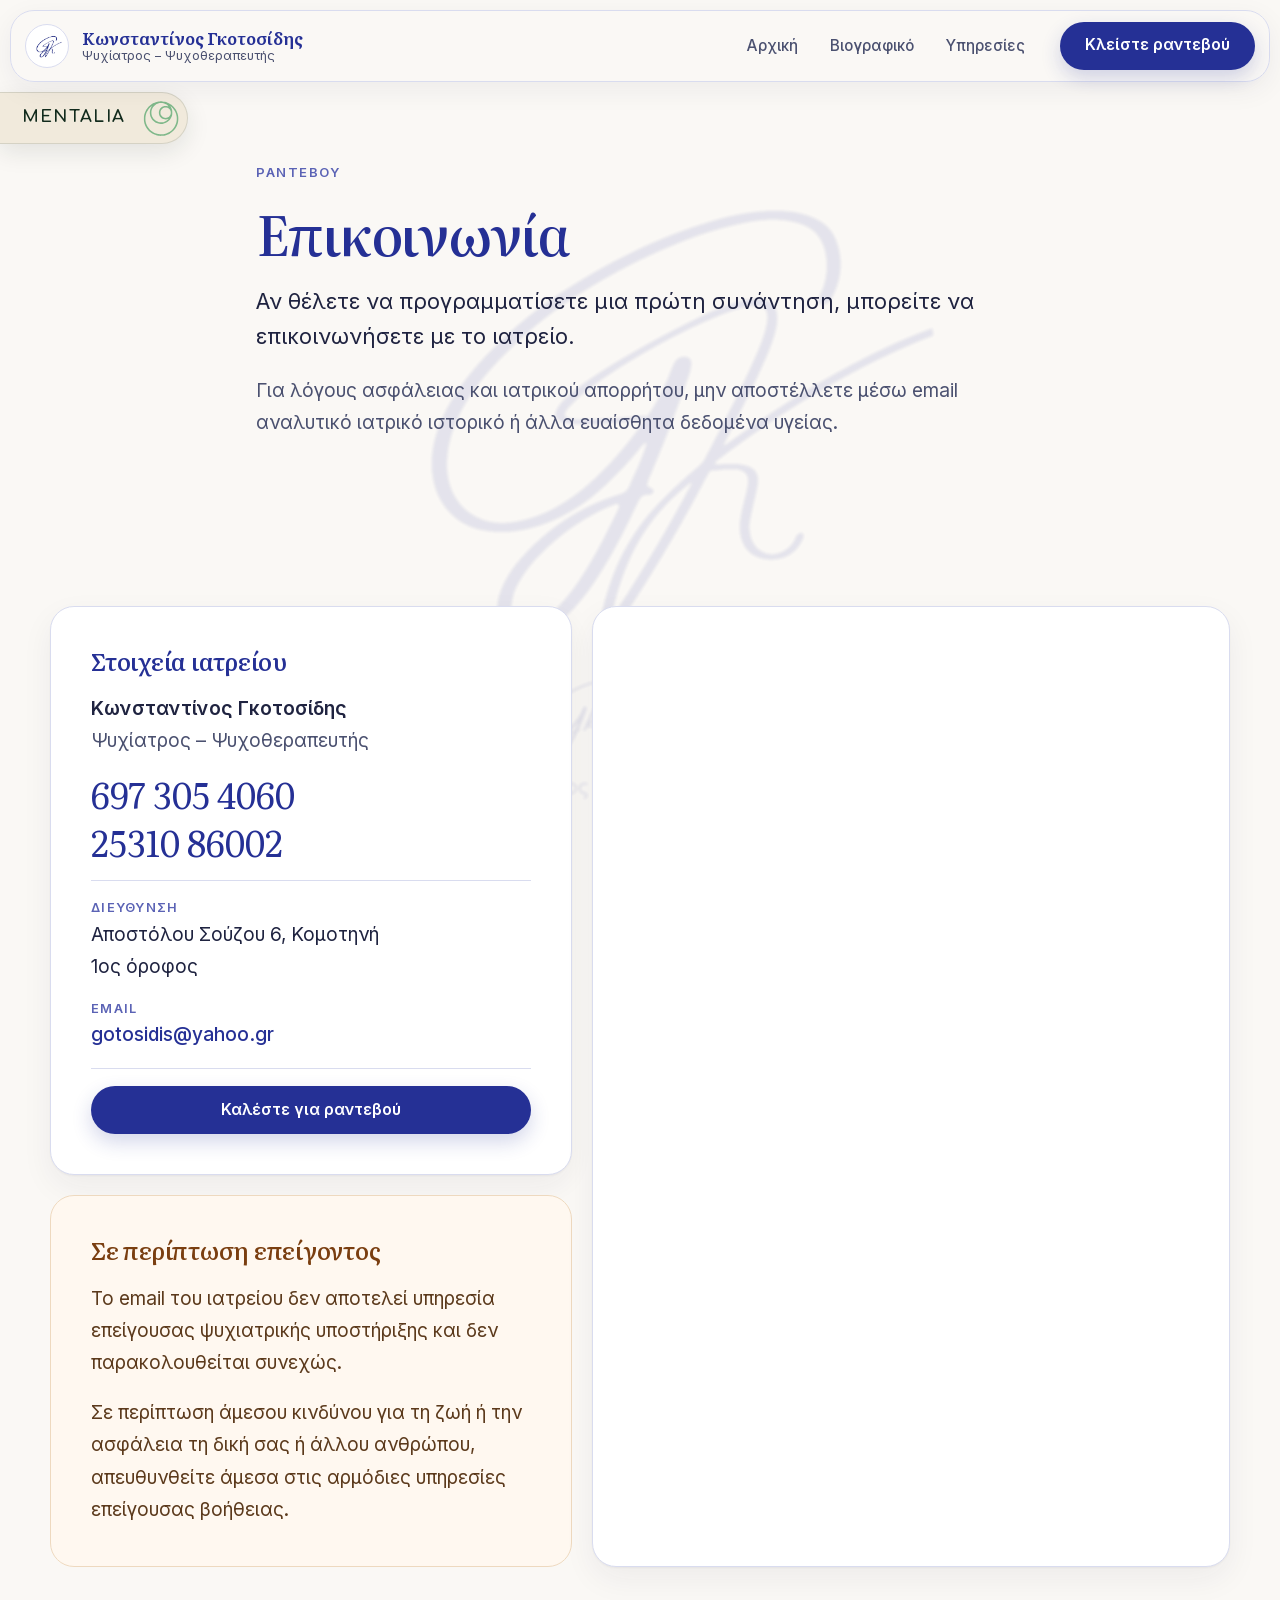
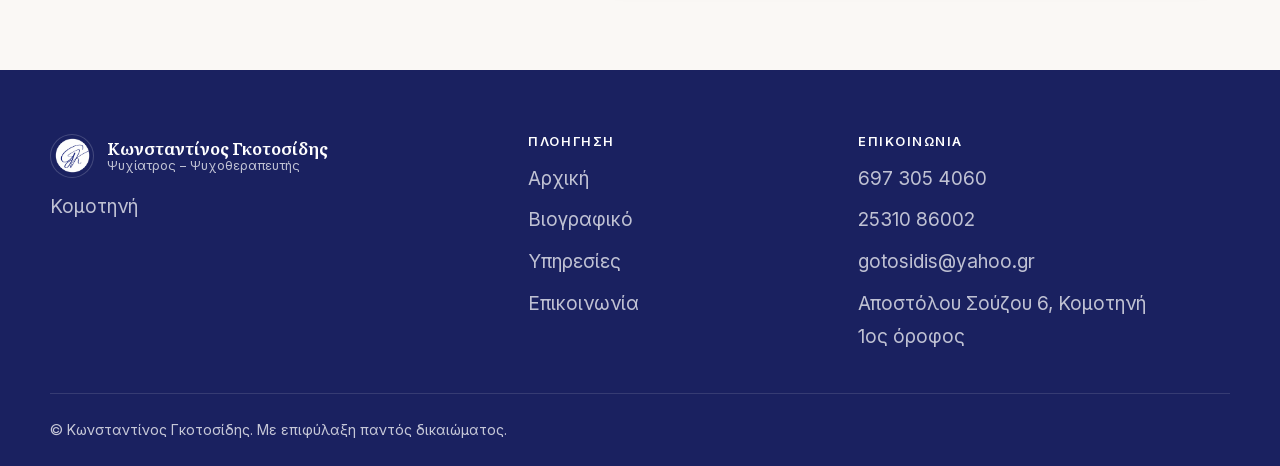
<file: contact.html>
<!DOCTYPE html>
<html lang="el">
  <head>
    <meta charset="UTF-8" />
    <meta name="viewport" content="width=device-width, initial-scale=1.0" />
    <title>Επικοινωνία | Κωνσταντίνος Γκοτοσίδης</title>
    <meta
      name="description"
      content="Επικοινωνήστε με το ιατρείο του Ψυχιάτρου – Ψυχοθεραπευτή Κωνσταντίνου Γκοτοσίδη στην Κομοτηνή για προγραμματισμό ραντεβού."
    />
    <link rel="stylesheet" href="assets/css/fonts.css" />
    <link rel="stylesheet" href="assets/css/style.css" />
    <link rel="icon" href="favicon.ico" sizes="48x48" />
    <link rel="icon" type="image/png" sizes="32x32" href="assets/images/favicon-32.png" />
    <link rel="icon" type="image/png" sizes="192x192" href="assets/images/favicon-192.png" />
    <link rel="apple-touch-icon" href="assets/images/apple-touch-icon.png" />
    <meta property="og:type" content="website" />
    <meta property="og:locale" content="el_GR" />
    <meta property="og:site_name" content="Κωνσταντίνος Γκοτοσίδης" />
    <meta property="og:title" content="Επικοινωνία | Κωνσταντίνος Γκοτοσίδης" />
    <meta property="og:description" content="Επικοινωνήστε με το ιατρείο του Ψυχιάτρου – Ψυχοθεραπευτή Κωνσταντίνου Γκοτοσίδη στην Κομοτηνή για προγραμματισμό ραντεβού." />
    <meta property="og:url" content="https://gotosidis.gr/contact.html" />
    <meta property="og:image" content="https://gotosidis.gr/assets/images/og-image.jpg" />
    <meta property="og:image:width" content="1200" />
    <meta property="og:image:height" content="630" />
    <meta property="og:image:alt" content="Κωνσταντίνος Γκοτοσίδης, Ψυχίατρος – Ψυχοθεραπευτής, στο ιατρείο του" />
    <meta name="twitter:card" content="summary_large_image" />
    <link rel="canonical" href="https://gotosidis.gr/contact.html" />
    <script type="application/ld+json">
      {
        "@context": "https://schema.org",
        "@type": "Physician",
        "name": "Κωνσταντίνος Γκοτοσίδης",
        "description": "Ψυχίατρος – Ψυχοθεραπευτής στην Κομοτηνή. Ψυχιατρική αξιολόγηση, παρακολούθηση και φαρμακοθεραπεία, ατομική ψυχοθεραπεία, συμβουλευτική ζεύγους και διαχείριση κρίσεων.",
        "url": "https://gotosidis.gr/",
        "image": "https://gotosidis.gr/assets/images/kostas-portrait.jpg",
        "logo": "https://gotosidis.gr/assets/images/favicon-512.png",
        "telephone": [
          "+306973054060",
          "+302531086002"
        ],
        "email": "gotosidis@yahoo.gr",
        "medicalSpecialty": "Psychiatric",
        "address": {
          "@type": "PostalAddress",
          "streetAddress": "Αποστόλου Σούζου 6, 1ος όροφος",
          "addressLocality": "Κομοτηνή",
          "postalCode": "69133",
          "addressRegion": "Ροδόπη",
          "addressCountry": "GR"
        },
        "geo": {
          "@type": "GeoCoordinates",
          "latitude": 41.1162,
          "longitude": 25.4059
        },
        "areaServed": "Κομοτηνή",
        "availableService": [
          {
            "@type": "MedicalTherapy",
            "name": "Ψυχιατρική αξιολόγηση"
          },
          {
            "@type": "MedicalTherapy",
            "name": "Ψυχιατρική παρακολούθηση και φαρμακοθεραπεία"
          },
          {
            "@type": "MedicalTherapy",
            "name": "Ατομική ψυχοθεραπεία"
          },
          {
            "@type": "MedicalTherapy",
            "name": "Συμβουλευτική ζεύγους"
          },
          {
            "@type": "MedicalTherapy",
            "name": "Διαχείριση κρίσεων"
          }
        ]
      }
    </script>
    <script>document.documentElement.classList.add("js");</script>
    <script src="assets/js/main.js" defer></script>
  </head>
  <body>
    <a class="skip-link" href="#main-content">Μετάβαση στο περιεχόμενο</a>
    <header class="site-header">
      <nav class="navbar" aria-label="Primary">
        <a class="brand" href="index.html" aria-label="Κωνσταντίνος Γκοτοσίδης — Ψυχίατρος – Ψυχοθεραπευτής">
          <span class="brand-mark" aria-hidden="true"></span>
          <span class="brand-text">
            <strong>Κωνσταντίνος Γκοτοσίδης</strong>
            <span>Ψυχίατρος – Ψυχοθεραπευτής</span>
          </span>
        </a>
        <button
          class="nav-toggle"
          type="button"
          aria-expanded="false"
          aria-controls="site-menu"
          aria-label="Άνοιγμα πλοήγησης"
        >
          <span></span>
          <span></span>
          <span></span>
        </button>
        <div class="nav-menu" id="site-menu">
          <ul class="nav-links">
            <li><a class="nav-link" href="index.html">Αρχική</a></li>
            <li><a class="nav-link" href="about.html">Βιογραφικό</a></li>
            <li><a class="nav-link" href="services.html">Υπηρεσίες</a></li>
          </ul>
          <a class="button button-primary nav-cta" href="contact.html">Κλείστε ραντεβού</a>
        </div>
      </nav>
      <a class="mentalia-bar" href="https://mentalia.gr" target="_blank" rel="noopener" aria-label="MENTALIA — mentalia.gr">
        <span class="mentalia-bar-name">MENTALIA</span>
        <span class="mentalia-bar-logo"><img src="assets/images/mentalia-logo.svg" alt="" width="48" height="48" /></span>
      </a>
    </header>
    <main id="main-content" tabindex="-1">
      <section class="page-hero">
        <div class="container page-intro-block reveal reveal-down">
          <p class="eyebrow">Ραντεβού</p>
          <h1>Επικοινωνία</h1>
          <div class="prose">
            <p class="lead">
              Αν θέλετε να προγραμματίσετε μια πρώτη συνάντηση, μπορείτε να επικοινωνήσετε με το
              ιατρείο.
            </p>
            <p>
              Για λόγους ασφάλειας και ιατρικού απορρήτου, μην αποστέλλετε μέσω email αναλυτικό
              ιατρικό ιστορικό ή άλλα ευαίσθητα δεδομένα υγείας.
            </p>
          </div>
        </div>
      </section>

      <section class="section" id="contact-details">
        <div class="container contact-grid">
          <div class="contact-aside">
            <article class="info-card reveal reveal-left">
              <h2>Στοιχεία ιατρείου</h2>
              <p class="info-name">
                <strong>Κωνσταντίνος Γκοτοσίδης</strong>
                <span>Ψυχίατρος – Ψυχοθεραπευτής</span>
              </p>
              <a class="info-phone" href="tel:+306973054060">697 305 4060</a>
              <a class="info-phone" href="tel:+302531086002">25310 86002</a>
              <dl class="info-list">
                <div>
                  <dt>Διεύθυνση</dt>
                  <dd>Αποστόλου Σούζου 6, Κομοτηνή<br>1ος όροφος</dd>
                </div>
                <div>
                  <dt>Email</dt>
                  <dd><a href="mailto:gotosidis@yahoo.gr">gotosidis@yahoo.gr</a></dd>
                </div>
              </dl>
              <a class="button button-primary button-block" href="tel:+306973054060">Καλέστε για ραντεβού</a>
            </article>
            <article class="notice-card reveal reveal-left" role="note">
              <h2>Σε περίπτωση επείγοντος</h2>
              <p>
                Το email του ιατρείου δεν αποτελεί υπηρεσία επείγουσας ψυχιατρικής υποστήριξης και
                δεν παρακολουθείται συνεχώς.
              </p>
              <p>
                Σε περίπτωση άμεσου κινδύνου για τη ζωή ή την ασφάλεια τη δική σας ή άλλου ανθρώπου,
                απευθυνθείτε άμεσα στις αρμόδιες υπηρεσίες επείγουσας βοήθειας.
              </p>
            </article>
          </div>

          <div class="map-card reveal reveal-right">
            <iframe
              title="Χάρτης: Αποστόλου Σούζου 6, Κομοτηνή"
              src="https://www.google.com/maps?q=%CE%91%CF%80%CE%BF%CF%83%CF%84%CF%8C%CE%BB%CE%BF%CF%85%20%CE%A3%CE%BF%CF%8D%CE%B6%CE%BF%CF%85%206%2C%20%CE%9A%CE%BF%CE%BC%CE%BF%CF%84%CE%B7%CE%BD%CE%AE%20691%2000&amp;hl=el&amp;z=17&amp;output=embed"
              loading="lazy"
              referrerpolicy="no-referrer-when-downgrade"
              allowfullscreen
            ></iframe>
          </div>
        </div>
      </section>
    </main>
    <a class="mobile-call-bar" href="#contact-details">Καλέστε για ραντεβού</a>
    <footer class="site-footer">
      <div class="container footer-grid">
        <div>
          <a class="brand footer-brand" href="index.html">
            <span class="brand-mark" aria-hidden="true"></span>
            <span class="brand-text">
              <strong>Κωνσταντίνος Γκοτοσίδης</strong>
              <span>Ψυχίατρος – Ψυχοθεραπευτής</span>
            </span>
          </a>
          <p class="footer-text">Κομοτηνή</p>
        </div>
        <div>
          <h2 class="footer-title">Πλοήγηση</h2>
          <ul class="footer-links">
            <li><a href="index.html">Αρχική</a></li>
            <li><a href="about.html">Βιογραφικό</a></li>
            <li><a href="services.html">Υπηρεσίες</a></li>
            <li><a href="contact.html">Επικοινωνία</a></li>
          </ul>
        </div>
        <div>
          <h2 class="footer-title">Επικοινωνία</h2>
          <ul class="footer-links">
            <li><a href="tel:+306973054060">697 305 4060</a></li>
            <li><a href="tel:+302531086002">25310 86002</a></li>
            <li><a href="mailto:gotosidis@yahoo.gr">gotosidis@yahoo.gr</a></li>
            <li>Αποστόλου Σούζου 6, Κομοτηνή<br>1ος όροφος</li>
          </ul>
        </div>
      </div>
      <div class="container footer-bottom">
        <p>&copy; Κωνσταντίνος Γκοτοσίδης. Με επιφύλαξη παντός δικαιώματος.</p>
      </div>
    </footer>
  </body>
</html>
</file>
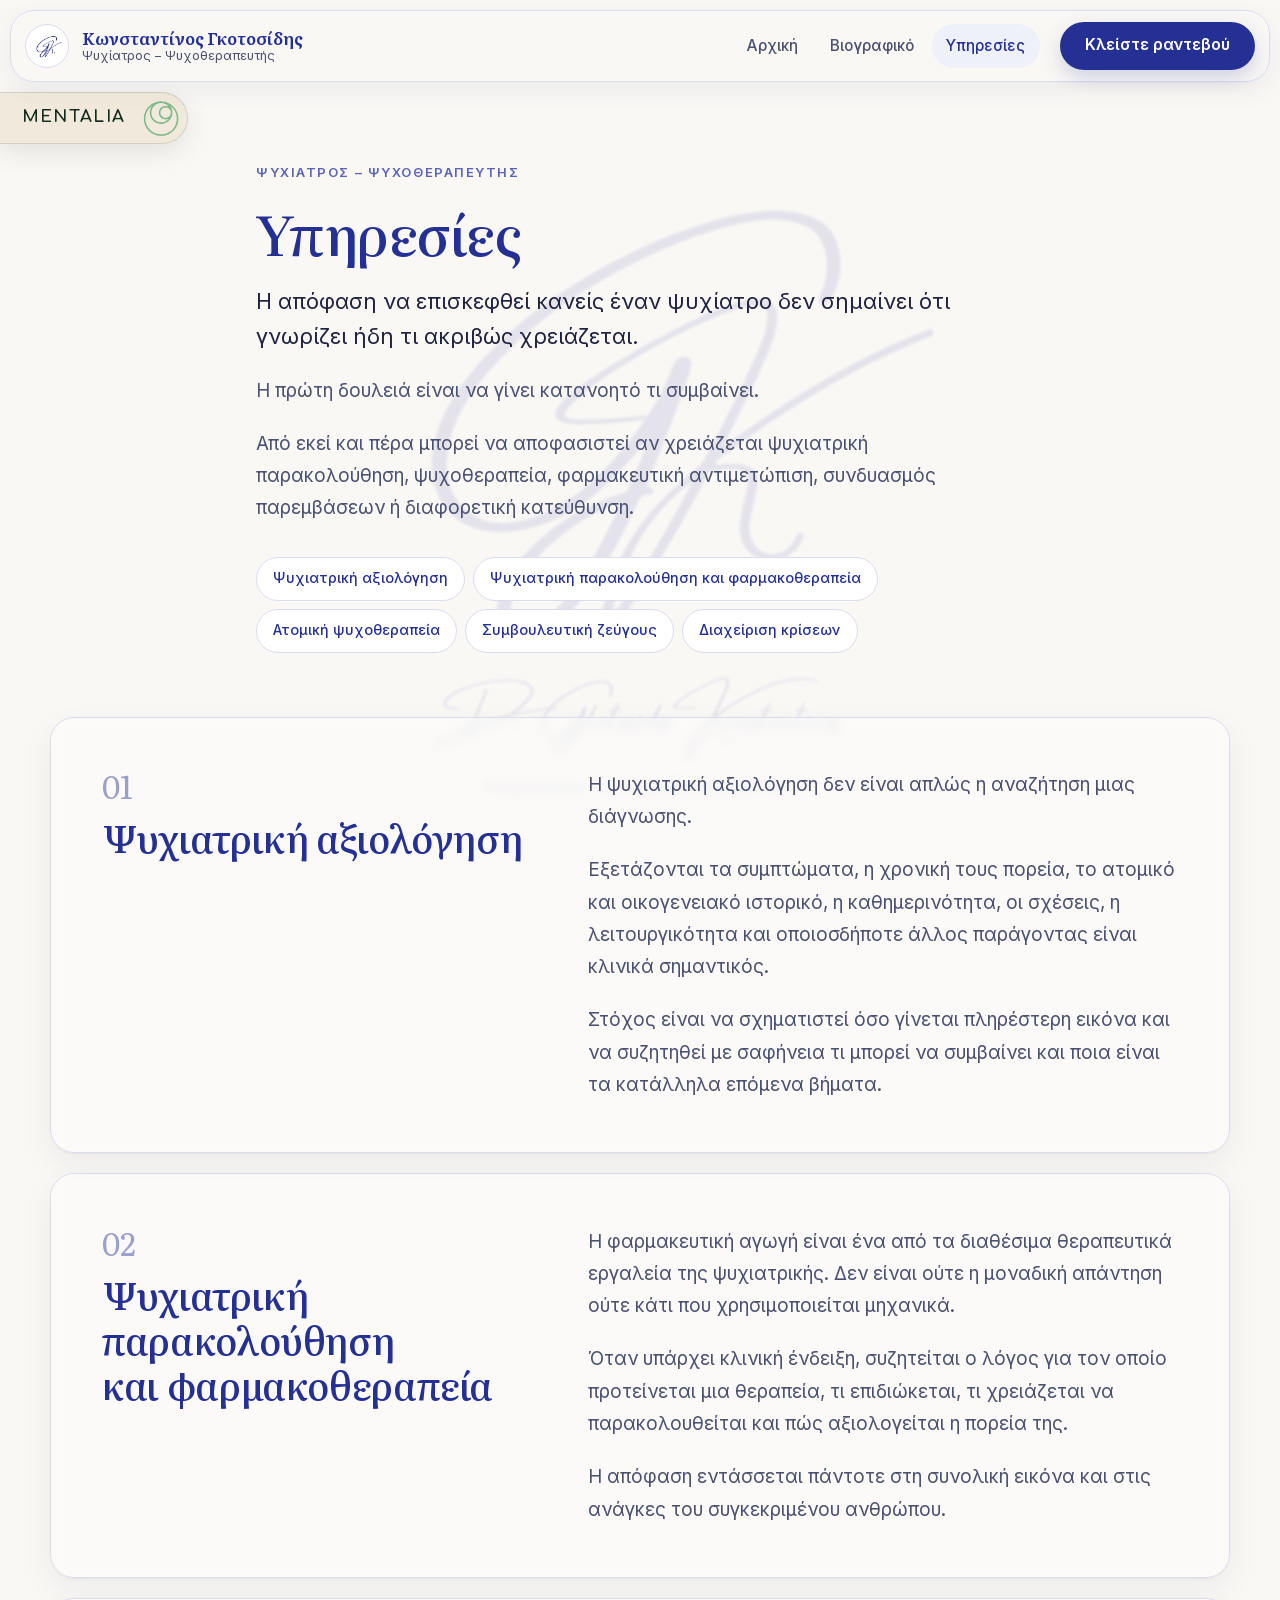
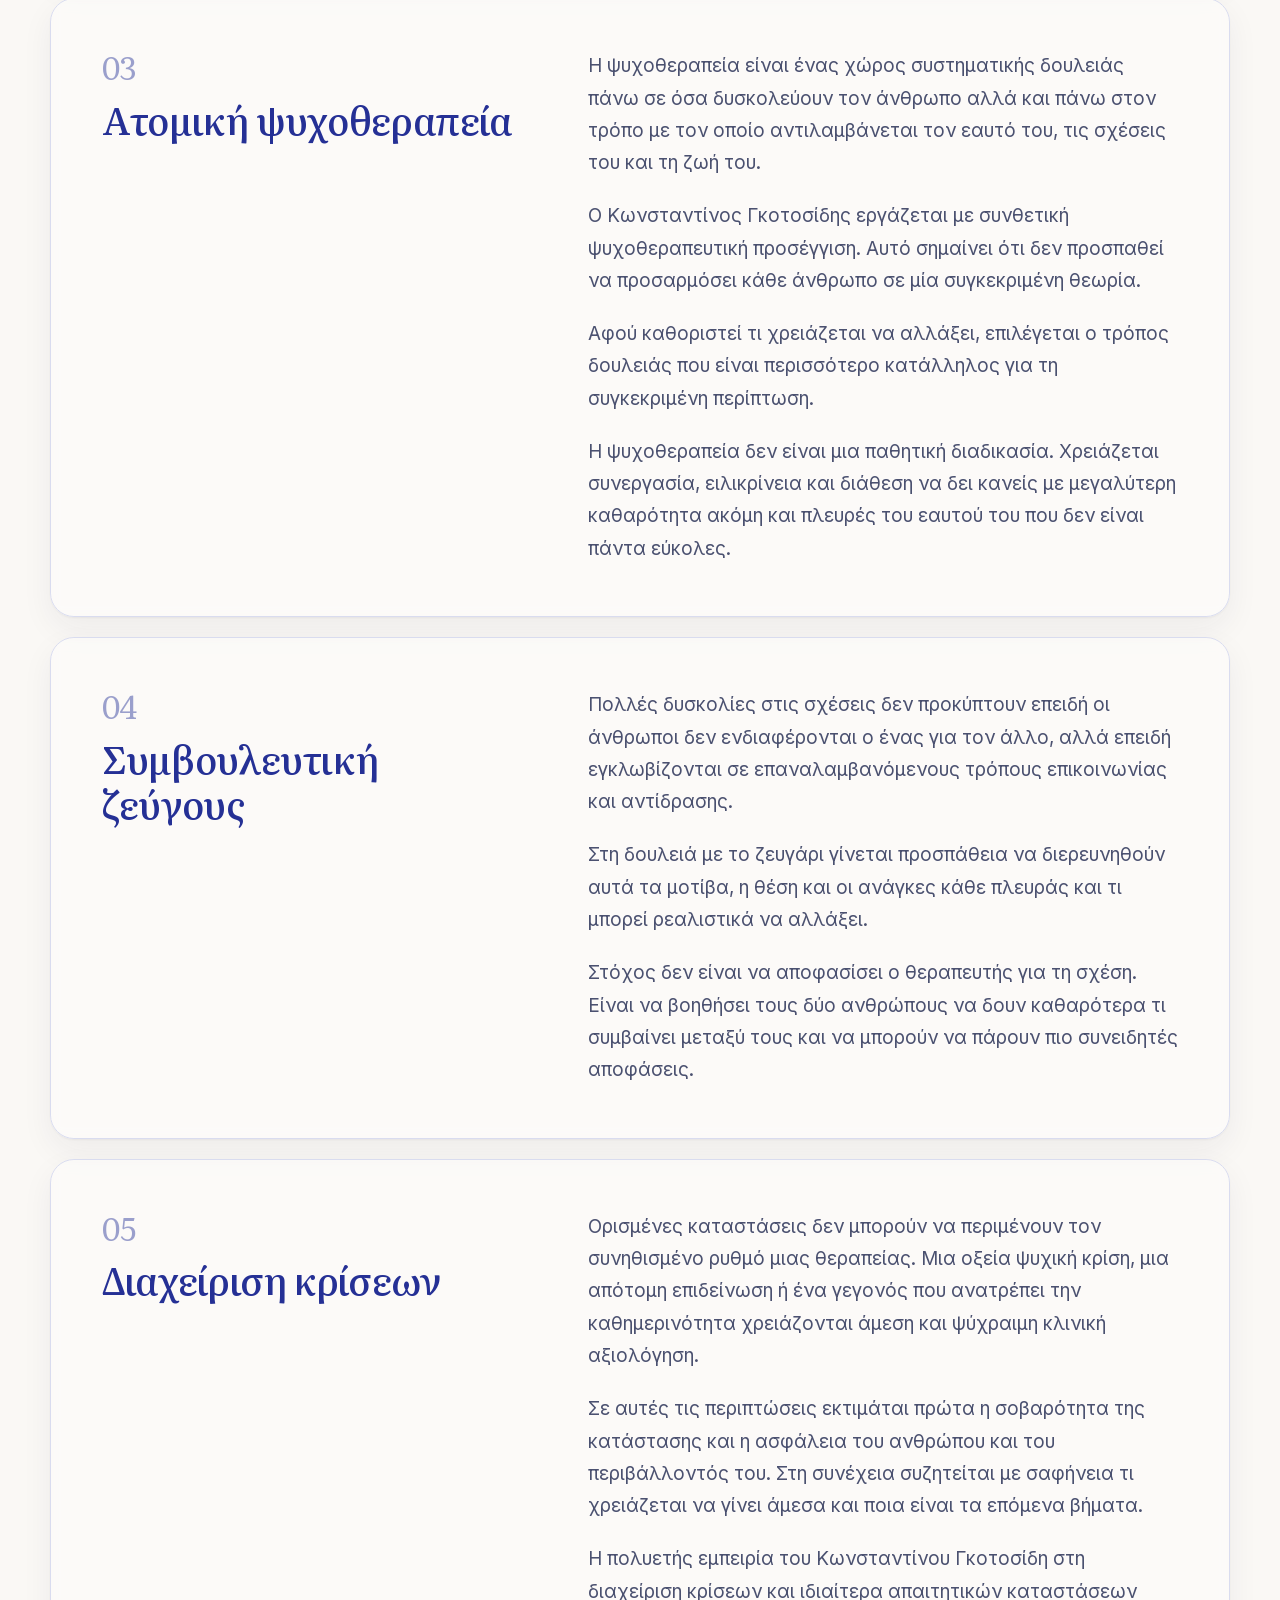
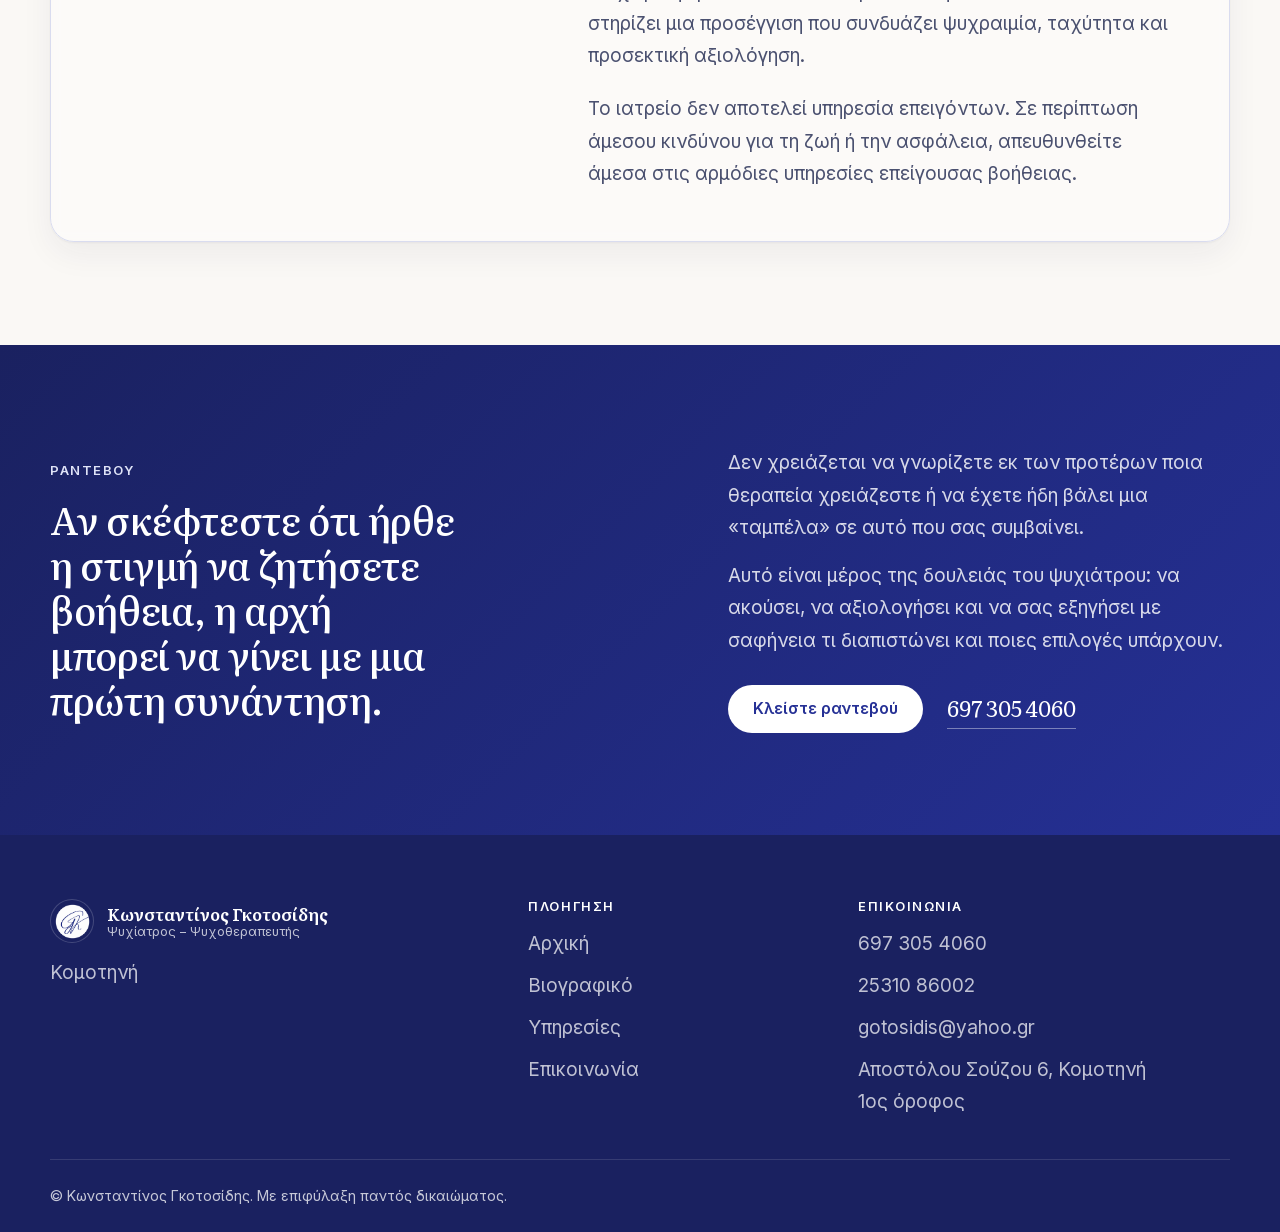
<file: services.html>
<!DOCTYPE html>
<html lang="el">
  <head>
    <meta charset="UTF-8" />
    <meta name="viewport" content="width=device-width, initial-scale=1.0" />
    <title>Υπηρεσίες | Ψυχίατρος Κωνσταντίνος Γκοτοσίδης</title>
    <meta
      name="description"
      content="Ψυχιατρική αξιολόγηση, παρακολούθηση, φαρμακοθεραπεία, ατομική ψυχοθεραπεία, συμβουλευτική ζεύγους και διαχείριση κρίσεων στην Κομοτηνή."
    />
    <link rel="stylesheet" href="assets/css/fonts.css" />
    <link rel="stylesheet" href="assets/css/style.css" />
    <link rel="icon" href="favicon.ico" sizes="48x48" />
    <link rel="icon" type="image/png" sizes="32x32" href="assets/images/favicon-32.png" />
    <link rel="icon" type="image/png" sizes="192x192" href="assets/images/favicon-192.png" />
    <link rel="apple-touch-icon" href="assets/images/apple-touch-icon.png" />
    <meta property="og:type" content="website" />
    <meta property="og:locale" content="el_GR" />
    <meta property="og:site_name" content="Κωνσταντίνος Γκοτοσίδης" />
    <meta property="og:title" content="Υπηρεσίες | Ψυχίατρος Κωνσταντίνος Γκοτοσίδης" />
    <meta property="og:description" content="Ψυχιατρική αξιολόγηση, παρακολούθηση, φαρμακοθεραπεία, ατομική ψυχοθεραπεία, συμβουλευτική ζεύγους και διαχείριση κρίσεων στην Κομοτηνή." />
    <meta property="og:url" content="https://gotosidis.gr/services.html" />
    <meta property="og:image" content="https://gotosidis.gr/assets/images/og-image.jpg" />
    <meta property="og:image:width" content="1200" />
    <meta property="og:image:height" content="630" />
    <meta property="og:image:alt" content="Κωνσταντίνος Γκοτοσίδης, Ψυχίατρος – Ψυχοθεραπευτής, στο ιατρείο του" />
    <meta name="twitter:card" content="summary_large_image" />
    <link rel="canonical" href="https://gotosidis.gr/services.html" />
    <script>document.documentElement.classList.add("js");</script>
    <script src="assets/js/main.js" defer></script>
  </head>
  <body class="services-page">
    <a class="skip-link" href="#main-content">Μετάβαση στο περιεχόμενο</a>
    <header class="site-header">
      <nav class="navbar" aria-label="Primary">
        <a class="brand" href="index.html" aria-label="Κωνσταντίνος Γκοτοσίδης — Ψυχίατρος – Ψυχοθεραπευτής">
          <span class="brand-mark" aria-hidden="true"></span>
          <span class="brand-text">
            <strong>Κωνσταντίνος Γκοτοσίδης</strong>
            <span>Ψυχίατρος – Ψυχοθεραπευτής</span>
          </span>
        </a>
        <button
          class="nav-toggle"
          type="button"
          aria-expanded="false"
          aria-controls="site-menu"
          aria-label="Άνοιγμα πλοήγησης"
        >
          <span></span>
          <span></span>
          <span></span>
        </button>
        <div class="nav-menu" id="site-menu">
          <ul class="nav-links">
            <li><a class="nav-link" href="index.html">Αρχική</a></li>
            <li><a class="nav-link" href="about.html">Βιογραφικό</a></li>
            <li><a class="nav-link active" href="services.html" aria-current="page">Υπηρεσίες</a></li>
          </ul>
          <a class="button button-primary nav-cta" href="contact.html">Κλείστε ραντεβού</a>
        </div>
      </nav>
      <a class="mentalia-bar" href="https://mentalia.gr" target="_blank" rel="noopener" aria-label="MENTALIA — mentalia.gr">
        <span class="mentalia-bar-name">MENTALIA</span>
        <span class="mentalia-bar-logo"><img src="assets/images/mentalia-logo.svg" alt="" width="48" height="48" /></span>
      </a>
    </header>
    <main id="main-content" tabindex="-1">
      <section class="page-hero">
        <div class="container page-intro-block reveal reveal-down">
          <p class="eyebrow">Ψυχίατρος – Ψυχοθεραπευτής</p>
          <h1>Υπηρεσίες</h1>
          <div class="prose">
            <p class="lead">
              Η απόφαση να επισκεφθεί κανείς έναν ψυχίατρο δεν σημαίνει ότι γνωρίζει ήδη τι ακριβώς
              χρειάζεται.
            </p>
            <p>Η πρώτη δουλειά είναι να γίνει κατανοητό τι συμβαίνει.</p>
            <p>
              Από εκεί και πέρα μπορεί να αποφασιστεί αν χρειάζεται ψυχιατρική παρακολούθηση,
              ψυχοθεραπεία, φαρμακευτική αντιμετώπιση, συνδυασμός παρεμβάσεων ή διαφορετική
              κατεύθυνση.
            </p>
          </div>
          <nav class="chips" aria-label="Υπηρεσίες">
            <a class="chip" href="#assessment">Ψυχιατρική αξιολόγηση</a>
            <a class="chip" href="#pharmacotherapy">Ψυχιατρική παρακολούθηση και φαρμακοθεραπεία</a>
            <a class="chip" href="#psychotherapy">Ατομική ψυχοθεραπεία</a>
            <a class="chip" href="#couples">Συμβουλευτική ζεύγους</a>
            <a class="chip" href="#crisis">Διαχείριση κρίσεων</a>
          </nav>
        </div>
      </section>

      <section class="section section-stack">
        <div class="container stack">
          <article class="editorial editorial-card reveal reveal-left" id="assessment">
            <div class="editorial-head">
              <span class="num" aria-hidden="true">01</span>
              <h2>Ψυχιατρική αξιολόγηση</h2>
            </div>
            <div class="editorial-body prose">
              <p>Η ψυχιατρική αξιολόγηση δεν είναι απλώς η αναζήτηση μιας διάγνωσης.</p>
              <p>
                Εξετάζονται τα συμπτώματα, η χρονική τους πορεία, το ατομικό και οικογενειακό ιστορικό, η καθημερινότητα, οι σχέσεις, η λειτουργικότητα και οποιοσδήποτε άλλος παράγοντας είναι κλινικά σημαντικός.
              </p>
              <p>
                Στόχος είναι να σχηματιστεί όσο γίνεται πληρέστερη εικόνα και να συζητηθεί με σαφήνεια
                τι μπορεί να συμβαίνει και ποια είναι τα κατάλληλα επόμενα βήματα.
              </p>
            </div>
          </article>

          <article class="editorial editorial-card reveal reveal-right" id="pharmacotherapy">
            <div class="editorial-head">
              <span class="num" aria-hidden="true">02</span>
              <h2>Ψυχιατρική παρακολούθηση και φαρμακοθεραπεία</h2>
            </div>
            <div class="editorial-body prose">
              <p>
                Η φαρμακευτική αγωγή είναι ένα από τα διαθέσιμα θεραπευτικά εργαλεία της ψυχιατρικής. Δεν
                είναι ούτε η μοναδική απάντηση ούτε κάτι που χρησιμοποιείται μηχανικά.
              </p>
              <p>
                Όταν υπάρχει κλινική ένδειξη, συζητείται ο λόγος για τον οποίο προτείνεται μια θεραπεία, τι επιδιώκεται, τι χρειάζεται να παρακολουθείται και πώς αξιολογείται η πορεία της.
              </p>
              <p>
                Η απόφαση εντάσσεται πάντοτε στη συνολική εικόνα και στις ανάγκες του συγκεκριμένου
                ανθρώπου.
              </p>
            </div>
          </article>

          <article class="editorial editorial-card reveal reveal-left" id="psychotherapy">
            <div class="editorial-head">
              <span class="num" aria-hidden="true">03</span>
              <h2>Ατομική ψυχοθεραπεία</h2>
            </div>
            <div class="editorial-body prose">
              <p>
                Η ψυχοθεραπεία είναι ένας χώρος συστηματικής δουλειάς πάνω σε όσα δυσκολεύουν τον
                άνθρωπο αλλά και πάνω στον τρόπο με τον οποίο αντιλαμβάνεται τον εαυτό του, τις σχέσεις
                του και τη ζωή του.
              </p>
              <p>
                Ο Κωνσταντίνος Γκοτοσίδης εργάζεται με συνθετική ψυχοθεραπευτική προσέγγιση. Αυτό σημαίνει ότι δεν προσπαθεί να προσαρμόσει κάθε άνθρωπο σε μία συγκεκριμένη θεωρία.
              </p>
              <p>
                Αφού καθοριστεί τι χρειάζεται να αλλάξει, επιλέγεται ο τρόπος δουλειάς που είναι
                περισσότερο κατάλληλος για τη συγκεκριμένη περίπτωση.
              </p>
              <p>
                Η ψυχοθεραπεία δεν είναι μια παθητική διαδικασία. Χρειάζεται συνεργασία, ειλικρίνεια και
                διάθεση να δει κανείς με μεγαλύτερη καθαρότητα ακόμη και πλευρές του εαυτού του που δεν είναι
                πάντα εύκολες.
              </p>
            </div>
          </article>

          <article class="editorial editorial-card reveal reveal-right" id="couples">
            <div class="editorial-head">
              <span class="num" aria-hidden="true">04</span>
              <h2>Συμβουλευτική ζεύγους</h2>
            </div>
            <div class="editorial-body prose">
              <p>
                Πολλές δυσκολίες στις σχέσεις δεν προκύπτουν επειδή οι άνθρωποι δεν ενδιαφέρονται ο ένας
                για τον άλλο, αλλά επειδή εγκλωβίζονται σε επαναλαμβανόμενους τρόπους επικοινωνίας και
                αντίδρασης.
              </p>
              <p>
                Στη δουλειά με το ζευγάρι γίνεται προσπάθεια να διερευνηθούν αυτά τα μοτίβα, η θέση και οι ανάγκες κάθε πλευράς και τι μπορεί ρεαλιστικά να αλλάξει.
              </p>
              <p>
                Στόχος δεν είναι να αποφασίσει ο θεραπευτής για τη σχέση. Είναι να βοηθήσει τους δύο
                ανθρώπους να δουν καθαρότερα τι συμβαίνει μεταξύ τους και να μπορούν να πάρουν πιο
                συνειδητές αποφάσεις.
              </p>
            </div>
          </article>

          <article class="editorial editorial-card reveal reveal-left" id="crisis">
            <div class="editorial-head">
              <span class="num" aria-hidden="true">05</span>
              <h2>Διαχείριση κρίσεων</h2>
            </div>
            <div class="editorial-body prose">
              <p>
                Ορισμένες καταστάσεις δεν μπορούν να περιμένουν τον συνηθισμένο ρυθμό μιας θεραπείας. Μια
                οξεία ψυχική κρίση, μια απότομη επιδείνωση ή ένα γεγονός που ανατρέπει την καθημερινότητα
                χρειάζονται άμεση και ψύχραιμη κλινική αξιολόγηση.
              </p>
              <p>
                Σε αυτές τις περιπτώσεις εκτιμάται πρώτα η σοβαρότητα της κατάστασης και η ασφάλεια του
                ανθρώπου και του περιβάλλοντός του. Στη συνέχεια συζητείται με σαφήνεια τι χρειάζεται να
                γίνει άμεσα και ποια είναι τα επόμενα βήματα.
              </p>
              <p>
                Η πολυετής εμπειρία του Κωνσταντίνου Γκοτοσίδη στη διαχείριση κρίσεων και ιδιαίτερα
                απαιτητικών καταστάσεων στηρίζει μια προσέγγιση που συνδυάζει ψυχραιμία, ταχύτητα και
                προσεκτική αξιολόγηση.
              </p>
              <p>
                Το ιατρείο δεν αποτελεί υπηρεσία επειγόντων. Σε περίπτωση άμεσου κινδύνου για τη ζωή ή την
                ασφάλεια, απευθυνθείτε άμεσα στις αρμόδιες υπηρεσίες επείγουσας βοήθειας.
              </p>
            </div>
          </article>
        </div>
      </section>

      <section class="cta-band reveal">
        <div class="container cta-band-inner">
          <div class="cta-band-copy">
            <p class="eyebrow">Ραντεβού</p>
            <h2>Αν σκέφτεστε ότι ήρθε η στιγμή να ζητήσετε βοήθεια, η αρχή μπορεί να γίνει με μια πρώτη συνάντηση.</h2>
          </div>
          <div class="cta-band-side">
            <p>
              Δεν χρειάζεται να γνωρίζετε εκ των προτέρων ποια θεραπεία χρειάζεστε ή να έχετε ήδη
              βάλει μια «ταμπέλα» σε αυτό που σας συμβαίνει.
            </p>
            <p>
              Αυτό είναι μέρος της δουλειάς του ψυχιάτρου: να ακούσει, να αξιολογήσει και να σας εξηγήσει με σαφήνεια τι διαπιστώνει και ποιες επιλογές υπάρχουν.
            </p>
            <div class="cta-band-actions">
              <a class="button button-light" href="contact.html">Κλείστε ραντεβού</a>
              <a class="cta-phone" href="tel:+306973054060">697 305 4060</a>
            </div>
          </div>
        </div>
      </section>

    </main>
    <a class="mobile-call-bar" href="contact.html">Καλέστε για ραντεβού</a>
    <footer class="site-footer">
      <div class="container footer-grid">
        <div>
          <a class="brand footer-brand" href="index.html">
            <span class="brand-mark" aria-hidden="true"></span>
            <span class="brand-text">
              <strong>Κωνσταντίνος Γκοτοσίδης</strong>
              <span>Ψυχίατρος – Ψυχοθεραπευτής</span>
            </span>
          </a>
          <p class="footer-text">Κομοτηνή</p>
        </div>
        <div>
          <h2 class="footer-title">Πλοήγηση</h2>
          <ul class="footer-links">
            <li><a href="index.html">Αρχική</a></li>
            <li><a href="about.html">Βιογραφικό</a></li>
            <li><a href="services.html">Υπηρεσίες</a></li>
            <li><a href="contact.html">Επικοινωνία</a></li>
          </ul>
        </div>
        <div>
          <h2 class="footer-title">Επικοινωνία</h2>
          <ul class="footer-links">
            <li><a href="tel:+306973054060">697 305 4060</a></li>
            <li><a href="tel:+302531086002">25310 86002</a></li>
            <li><a href="mailto:gotosidis@yahoo.gr">gotosidis@yahoo.gr</a></li>
            <li>Αποστόλου Σούζου 6, Κομοτηνή<br>1ος όροφος</li>
          </ul>
        </div>
      </div>
      <div class="container footer-bottom">
        <p>&copy; Κωνσταντίνος Γκοτοσίδης. Με επιφύλαξη παντός δικαιώματος.</p>
      </div>
    </footer>
  </body>
</html>
</file>
<file: assets/css/fonts.css>
/* Self-hosted Google Fonts (Greek + Latin subsets) — no requests to Google. */

/* Comfortaa — greek */
@font-face {
  font-family: 'Comfortaa';
  font-style: normal;
  font-weight: 700;
  font-display: swap;
  src: url(../fonts/comfortaa-greek.woff2) format('woff2');
  unicode-range: U+0370-0377, U+037A-037F, U+0384-038A, U+038C, U+038E-03A1, U+03A3-03FF;
}

/* Comfortaa — latin-ext */
@font-face {
  font-family: 'Comfortaa';
  font-style: normal;
  font-weight: 700;
  font-display: swap;
  src: url(../fonts/comfortaa-latin-ext.woff2) format('woff2');
  unicode-range: U+0100-02BA, U+02BD-02C5, U+02C7-02CC, U+02CE-02D7, U+02DD-02FF, U+0304, U+0308, U+0329, U+1D00-1DBF, U+1E00-1E9F, U+1EF2-1EFF, U+2020, U+20A0-20AB, U+20AD-20C0, U+2113, U+2C60-2C7F, U+A720-A7FF;
}

/* Comfortaa — latin */
@font-face {
  font-family: 'Comfortaa';
  font-style: normal;
  font-weight: 700;
  font-display: swap;
  src: url(../fonts/comfortaa-latin.woff2) format('woff2');
  unicode-range: U+0000-00FF, U+0131, U+0152-0153, U+02BB-02BC, U+02C6, U+02DA, U+02DC, U+0304, U+0308, U+0329, U+2000-206F, U+20AC, U+2122, U+2191, U+2193, U+2212, U+2215, U+FEFF, U+FFFD;
}

/* Inter — greek-ext */
@font-face {
  font-family: 'Inter';
  font-style: normal;
  font-weight: 400;
  font-display: swap;
  src: url(../fonts/inter-greek-ext.woff2) format('woff2');
  unicode-range: U+1F00-1FFF;
}

/* Inter — greek */
@font-face {
  font-family: 'Inter';
  font-style: normal;
  font-weight: 400;
  font-display: swap;
  src: url(../fonts/inter-greek.woff2) format('woff2');
  unicode-range: U+0370-0377, U+037A-037F, U+0384-038A, U+038C, U+038E-03A1, U+03A3-03FF;
}

/* Inter — latin-ext */
@font-face {
  font-family: 'Inter';
  font-style: normal;
  font-weight: 400;
  font-display: swap;
  src: url(../fonts/inter-latin-ext.woff2) format('woff2');
  unicode-range: U+0100-02BA, U+02BD-02C5, U+02C7-02CC, U+02CE-02D7, U+02DD-02FF, U+0304, U+0308, U+0329, U+1D00-1DBF, U+1E00-1E9F, U+1EF2-1EFF, U+2020, U+20A0-20AB, U+20AD-20C0, U+2113, U+2C60-2C7F, U+A720-A7FF;
}

/* Inter — latin */
@font-face {
  font-family: 'Inter';
  font-style: normal;
  font-weight: 400;
  font-display: swap;
  src: url(../fonts/inter-latin.woff2) format('woff2');
  unicode-range: U+0000-00FF, U+0131, U+0152-0153, U+02BB-02BC, U+02C6, U+02DA, U+02DC, U+0304, U+0308, U+0329, U+2000-206F, U+20AC, U+2122, U+2191, U+2193, U+2212, U+2215, U+FEFF, U+FFFD;
}

/* Inter — greek-ext */
@font-face {
  font-family: 'Inter';
  font-style: normal;
  font-weight: 500;
  font-display: swap;
  src: url(../fonts/inter-greek-ext.woff2) format('woff2');
  unicode-range: U+1F00-1FFF;
}

/* Inter — greek */
@font-face {
  font-family: 'Inter';
  font-style: normal;
  font-weight: 500;
  font-display: swap;
  src: url(../fonts/inter-greek.woff2) format('woff2');
  unicode-range: U+0370-0377, U+037A-037F, U+0384-038A, U+038C, U+038E-03A1, U+03A3-03FF;
}

/* Inter — latin-ext */
@font-face {
  font-family: 'Inter';
  font-style: normal;
  font-weight: 500;
  font-display: swap;
  src: url(../fonts/inter-latin-ext.woff2) format('woff2');
  unicode-range: U+0100-02BA, U+02BD-02C5, U+02C7-02CC, U+02CE-02D7, U+02DD-02FF, U+0304, U+0308, U+0329, U+1D00-1DBF, U+1E00-1E9F, U+1EF2-1EFF, U+2020, U+20A0-20AB, U+20AD-20C0, U+2113, U+2C60-2C7F, U+A720-A7FF;
}

/* Inter — latin */
@font-face {
  font-family: 'Inter';
  font-style: normal;
  font-weight: 500;
  font-display: swap;
  src: url(../fonts/inter-latin.woff2) format('woff2');
  unicode-range: U+0000-00FF, U+0131, U+0152-0153, U+02BB-02BC, U+02C6, U+02DA, U+02DC, U+0304, U+0308, U+0329, U+2000-206F, U+20AC, U+2122, U+2191, U+2193, U+2212, U+2215, U+FEFF, U+FFFD;
}

/* Inter — greek-ext */
@font-face {
  font-family: 'Inter';
  font-style: normal;
  font-weight: 600;
  font-display: swap;
  src: url(../fonts/inter-greek-ext.woff2) format('woff2');
  unicode-range: U+1F00-1FFF;
}

/* Inter — greek */
@font-face {
  font-family: 'Inter';
  font-style: normal;
  font-weight: 600;
  font-display: swap;
  src: url(../fonts/inter-greek.woff2) format('woff2');
  unicode-range: U+0370-0377, U+037A-037F, U+0384-038A, U+038C, U+038E-03A1, U+03A3-03FF;
}

/* Inter — latin-ext */
@font-face {
  font-family: 'Inter';
  font-style: normal;
  font-weight: 600;
  font-display: swap;
  src: url(../fonts/inter-latin-ext.woff2) format('woff2');
  unicode-range: U+0100-02BA, U+02BD-02C5, U+02C7-02CC, U+02CE-02D7, U+02DD-02FF, U+0304, U+0308, U+0329, U+1D00-1DBF, U+1E00-1E9F, U+1EF2-1EFF, U+2020, U+20A0-20AB, U+20AD-20C0, U+2113, U+2C60-2C7F, U+A720-A7FF;
}

/* Inter — latin */
@font-face {
  font-family: 'Inter';
  font-style: normal;
  font-weight: 600;
  font-display: swap;
  src: url(../fonts/inter-latin.woff2) format('woff2');
  unicode-range: U+0000-00FF, U+0131, U+0152-0153, U+02BB-02BC, U+02C6, U+02DA, U+02DC, U+0304, U+0308, U+0329, U+2000-206F, U+20AC, U+2122, U+2191, U+2193, U+2212, U+2215, U+FEFF, U+FFFD;
}

/* Literata — greek-ext */
@font-face {
  font-family: 'Literata';
  font-style: normal;
  font-weight: 400;
  font-display: swap;
  src: url(../fonts/literata-greek-ext.woff2) format('woff2');
  unicode-range: U+1F00-1FFF;
}

/* Literata — greek */
@font-face {
  font-family: 'Literata';
  font-style: normal;
  font-weight: 400;
  font-display: swap;
  src: url(../fonts/literata-greek.woff2) format('woff2');
  unicode-range: U+0370-0377, U+037A-037F, U+0384-038A, U+038C, U+038E-03A1, U+03A3-03FF;
}

/* Literata — latin-ext */
@font-face {
  font-family: 'Literata';
  font-style: normal;
  font-weight: 400;
  font-display: swap;
  src: url(../fonts/literata-latin-ext.woff2) format('woff2');
  unicode-range: U+0100-02BA, U+02BD-02C5, U+02C7-02CC, U+02CE-02D7, U+02DD-02FF, U+0304, U+0308, U+0329, U+1D00-1DBF, U+1E00-1E9F, U+1EF2-1EFF, U+2020, U+20A0-20AB, U+20AD-20C0, U+2113, U+2C60-2C7F, U+A720-A7FF;
}

/* Literata — latin */
@font-face {
  font-family: 'Literata';
  font-style: normal;
  font-weight: 400;
  font-display: swap;
  src: url(../fonts/literata-latin.woff2) format('woff2');
  unicode-range: U+0000-00FF, U+0131, U+0152-0153, U+02BB-02BC, U+02C6, U+02DA, U+02DC, U+0304, U+0308, U+0329, U+2000-206F, U+20AC, U+2122, U+2191, U+2193, U+2212, U+2215, U+FEFF, U+FFFD;
}

/* Literata — greek-ext */
@font-face {
  font-family: 'Literata';
  font-style: normal;
  font-weight: 500;
  font-display: swap;
  src: url(../fonts/literata-greek-ext.woff2) format('woff2');
  unicode-range: U+1F00-1FFF;
}

/* Literata — greek */
@font-face {
  font-family: 'Literata';
  font-style: normal;
  font-weight: 500;
  font-display: swap;
  src: url(../fonts/literata-greek.woff2) format('woff2');
  unicode-range: U+0370-0377, U+037A-037F, U+0384-038A, U+038C, U+038E-03A1, U+03A3-03FF;
}

/* Literata — latin-ext */
@font-face {
  font-family: 'Literata';
  font-style: normal;
  font-weight: 500;
  font-display: swap;
  src: url(../fonts/literata-latin-ext.woff2) format('woff2');
  unicode-range: U+0100-02BA, U+02BD-02C5, U+02C7-02CC, U+02CE-02D7, U+02DD-02FF, U+0304, U+0308, U+0329, U+1D00-1DBF, U+1E00-1E9F, U+1EF2-1EFF, U+2020, U+20A0-20AB, U+20AD-20C0, U+2113, U+2C60-2C7F, U+A720-A7FF;
}

/* Literata — latin */
@font-face {
  font-family: 'Literata';
  font-style: normal;
  font-weight: 500;
  font-display: swap;
  src: url(../fonts/literata-latin.woff2) format('woff2');
  unicode-range: U+0000-00FF, U+0131, U+0152-0153, U+02BB-02BC, U+02C6, U+02DA, U+02DC, U+0304, U+0308, U+0329, U+2000-206F, U+20AC, U+2122, U+2191, U+2193, U+2212, U+2215, U+FEFF, U+FFFD;
}

/* Literata — greek-ext */
@font-face {
  font-family: 'Literata';
  font-style: normal;
  font-weight: 600;
  font-display: swap;
  src: url(../fonts/literata-greek-ext.woff2) format('woff2');
  unicode-range: U+1F00-1FFF;
}

/* Literata — greek */
@font-face {
  font-family: 'Literata';
  font-style: normal;
  font-weight: 600;
  font-display: swap;
  src: url(../fonts/literata-greek.woff2) format('woff2');
  unicode-range: U+0370-0377, U+037A-037F, U+0384-038A, U+038C, U+038E-03A1, U+03A3-03FF;
}

/* Literata — latin-ext */
@font-face {
  font-family: 'Literata';
  font-style: normal;
  font-weight: 600;
  font-display: swap;
  src: url(../fonts/literata-latin-ext.woff2) format('woff2');
  unicode-range: U+0100-02BA, U+02BD-02C5, U+02C7-02CC, U+02CE-02D7, U+02DD-02FF, U+0304, U+0308, U+0329, U+1D00-1DBF, U+1E00-1E9F, U+1EF2-1EFF, U+2020, U+20A0-20AB, U+20AD-20C0, U+2113, U+2C60-2C7F, U+A720-A7FF;
}

/* Literata — latin */
@font-face {
  font-family: 'Literata';
  font-style: normal;
  font-weight: 600;
  font-display: swap;
  src: url(../fonts/literata-latin.woff2) format('woff2');
  unicode-range: U+0000-00FF, U+0131, U+0152-0153, U+02BB-02BC, U+02C6, U+02DA, U+02DC, U+0304, U+0308, U+0329, U+2000-206F, U+20AC, U+2122, U+2191, U+2193, U+2212, U+2215, U+FEFF, U+FFFD;
}
</file>
<file: assets/css/style.css>
:root {
  --color-bg: #faf8f5;
  --color-surface: #ffffff;
  --color-tint: #eef0fa;
  --color-lavender: #dfe3f7;
  --color-ink: #1f2340;
  --color-muted: #4b5170;
  --color-navy: #253095;
  --color-navy-deep: #1a2160;
  --color-accent: #5b63b5;
  --color-border: #d9dcef;
  --shadow-soft: 0 1px 2px rgba(31, 35, 64, 0.05), 0 12px 32px rgba(31, 35, 64, 0.06);
  --radius-sm: 0.625rem;
  --radius-md: 1rem;
  --radius-lg: 1.5rem;
  --container: 1180px;
  --measure: 65ch;
  --font-serif: "Literata", Georgia, serif;
  --font-sans: "Inter", system-ui, -apple-system, "Segoe UI", sans-serif;
  --section-space: clamp(4rem, 8vw, 7.5rem);
  --transition: 180ms ease;
  --nav-height: 5.25rem;
  --call-bar-height: 0rem;
}

*,
*::before,
*::after {
  box-sizing: border-box;
}

html {
  overflow-x: hidden;
  scroll-padding-top: calc(var(--nav-height) + 1.5rem);
}

@media (prefers-reduced-motion: no-preference) {
  html {
    scroll-behavior: smooth;
  }
}

body {
  position: relative;
  margin: 0;
  padding-top: var(--nav-height);
  padding-bottom: var(--call-bar-height);
  font-family: var(--font-sans);
  font-size: clamp(1.0625rem, 1rem + 0.3vw, 1.1875rem);
  line-height: 1.7;
  color: var(--color-ink);
  background-color: var(--color-bg);
  overflow-x: hidden;
  -webkit-font-smoothing: antialiased;
}

body::before {
  content: "";
  position: fixed;
  inset: 0;
  z-index: -2;
  pointer-events: none;
  background-image: url("../../λογκο-letters-only.png");
  background-repeat: no-repeat;
  background-position: center 8rem;
  background-size: min(68vw, 46rem);
  opacity: 0.35;
}

@media (max-width: 699px) {
  body::before {
    background-position: center center;
  }
}

body.about-page {
  background-image: none;
  overflow-x: hidden;
}

body.about-page::before {
  content: none;
}

.about-page-background {
  position: fixed;
  top: 0;
  right: 0;
  bottom: 0;
  left: 0;
  width: 100vw;
  height: 100vh;
  z-index: -3;
  overflow: hidden;
  pointer-events: none;
}

.about-page-background::after {
  content: "";
  position: absolute;
  inset: 0;
  background: none;
}

.about-page-background-slide {
  position: absolute;
  inset: 0;
  width: 100%;
  height: 100%;
  margin: 0;
  opacity: 0;
  transform: translateX(0) scale(1);
  z-index: 0;
  will-change: transform, opacity;
}

.about-page-background-slide.is-active {
  opacity: 1;
  transform: translateX(0) scale(1);
  z-index: 1;
}

.about-page-background-slide.is-pop-entering {
  animation: about-background-pop 780ms cubic-bezier(0.22, 1, 0.36, 1) both;
  z-index: 3;
}

.about-page-background-slide.is-slide-entering {
  animation: about-background-slide-in 1120ms cubic-bezier(0.22, 1, 0.36, 1) both;
  z-index: 3;
}

.about-page-background-slide.is-slide-leaving {
  animation: about-background-slide-out 1120ms cubic-bezier(0.22, 1, 0.36, 1) both;
  z-index: 2;
}

@keyframes about-background-pop {
  from {
    opacity: 0;
    transform: scale(1.09);
  }

  to {
    opacity: 1;
    transform: scale(1);
  }
}

@keyframes about-background-slide-in {
  from {
    opacity: 0;
    transform: translateX(82%);
  }

  to {
    opacity: 1;
    transform: translateX(0);
  }
}

@keyframes about-background-slide-out {
  from {
    opacity: 1;
    transform: translateX(0);
  }

  to {
    opacity: 1;
    transform: translateX(-82%);
  }
}

.about-page-background-slide img {
  width: 100%;
  height: 100%;
  object-fit: cover;
  object-position: center;
  display: block;
  filter: blur(1.5px);
  transform: scale(1.03);
}

@media (max-width: 699px) {
  html,
  body.about-page {
    min-height: 100svh;
  }

  .about-page-background {
    width: 100vw;
    height: 100svh;
    min-height: 100svh;
  }

  .about-page-background-slide {
    width: 100vw;
    height: 100%;
    min-height: 100svh;
  }

  .about-page-background-slide img {
    width: 100vw;
    height: 100%;
    min-height: 100svh;
    object-position: center;
    transform: scale(1.06);
  }
}

@supports (height: 100dvh) {
  @media (max-width: 699px) {
    html,
    body.about-page {
      min-height: 100dvh;
    }

    .about-page-background {
      height: 100dvh;
      min-height: 100dvh;
    }

    .about-page-background-slide,
    .about-page-background-slide img {
      min-height: 100dvh;
      height: 100dvh;
    }
  }
}

img {
  max-width: 100%;
  display: block;
}

a {
  color: inherit;
  text-decoration: none;
}

button,
input,
select,
textarea {
  font: inherit;
}

button {
  cursor: pointer;
}

:focus-visible {
  outline: 3px solid var(--color-accent);
  outline-offset: 3px;
}

/* Skip link: hidden until focused with the keyboard */

.skip-link {
  position: fixed;
  top: 0.75rem;
  left: 0.75rem;
  z-index: 200;
  padding: 0.75rem 1.25rem;
  border-radius: 999px;
  background: var(--color-navy);
  color: #fff;
  font-weight: 600;
  box-shadow: 0 10px 30px rgba(26, 33, 96, 0.3);
  transform: translateY(-200%);
  transition: transform var(--transition);
}

.skip-link:focus {
  transform: none;
}

main:focus {
  outline: none;
}

/* Typography */

h1,
h2,
h3 {
  margin: 0;
  font-family: var(--font-serif);
  font-weight: 500;
  color: var(--color-navy);
  letter-spacing: -0.01em;
  text-wrap: balance;
}

h1 {
  font-size: clamp(2.1rem, 1.5rem + 2.6vw, 3.4rem);
  line-height: 1.12;
}

h2 {
  font-size: clamp(1.6rem, 1.3rem + 1.3vw, 2.35rem);
  line-height: 1.2;
}

h3 {
  font-size: 1.3rem;
  line-height: 1.3;
}

p {
  margin: 0;
}

.eyebrow {
  margin: 0;
  font-family: var(--font-sans);
  font-size: 0.8125rem;
  font-weight: 600;
  letter-spacing: 0.12em;
  text-transform: uppercase;
  color: var(--color-accent);
}

.lead {
  font-size: 1.15em;
  line-height: 1.6;
  color: var(--color-ink);
}

.prose {
  display: grid;
  align-content: start;
  gap: 1.1em;
  max-width: var(--measure);
}

.prose > p {
  color: var(--color-muted);
}

.prose > .button {
  justify-self: start;
  margin-top: 0.5rem;
}

.prose > .lead {
  color: var(--color-ink);
}

.pull-quote {
  margin-top: 0.5rem;
  padding-left: 1.25rem;
  border-left: 2px solid var(--color-navy);
  font-family: var(--font-serif);
  font-size: 1.3em;
  font-style: italic;
  line-height: 1.45;
}

.prose > .pull-quote {
  color: var(--color-navy);
}

.num {
  display: block;
  font-family: var(--font-serif);
  font-size: 2rem;
  line-height: 1;
  color: var(--color-navy);
  opacity: 0.45;
}

.text-link {
  display: inline-flex;
  align-items: center;
  gap: 0.4rem;
  justify-self: start;
  color: var(--color-navy);
  font-weight: 600;
  border-bottom: 1px solid currentColor;
  padding-bottom: 0.1rem;
  transition: color var(--transition);
}

.text-link::after {
  content: "→";
}

.text-link:hover,
.text-link:focus-visible {
  color: var(--color-accent);
}

/* Layout */

.container {
  width: min(calc(100% - 2rem), var(--container));
  margin: 0 auto;
}

.section {
  padding: var(--section-space) 0;
}

.section-tint {
  background: var(--color-tint);
}

.section-heading {
  display: grid;
  gap: 0.75rem;
  max-width: 44rem;
  margin: 0 auto 3rem;
  text-align: center;
}

.section-actions {
  display: flex;
  justify-content: center;
  margin-top: 2.5rem;
}

/* Header */

.site-header {
  position: fixed;
  top: 0;
  left: 0;
  width: 100%;
  z-index: 100;
  padding: 0.6rem 0;
}

/* Hidden while scrolling down: the navbar lifts up, the Mentalia bar slides back out to the left. */
.site-header.is-hidden {
  pointer-events: none;
}

.site-header.is-hidden .navbar {
  transform: translateY(calc(-100% - 1rem));
}

.site-header.is-hidden .mentalia-bar {
  transform: translateX(calc(-100% - 1rem));
  box-shadow: none;
}

.navbar {
  position: relative;
  z-index: 1;
  width: min(calc(100% - 1.25rem), 1280px);
  margin: 0 auto;
  display: flex;
  align-items: center;
  justify-content: space-between;
  gap: 1rem;
  padding: 0.7rem 0.9rem;
  border: 1px solid var(--color-border);
  border-radius: var(--radius-lg);
  background: rgba(250, 248, 245, 0.9);
  backdrop-filter: blur(16px);
  box-shadow: 0 8px 28px rgba(31, 35, 64, 0.06);
  transition: transform 450ms cubic-bezier(0.22, 1, 0.36, 1);
}

.brand {
  display: inline-flex;
  align-items: center;
  gap: 0.8rem;
  min-width: 0;
}

.brand-mark {
  flex: none;
  display: inline-block;
  width: 2.75rem;
  height: 2.75rem;
  border-radius: 50%;
  border: 1px solid var(--color-border);
  background-color: #fff;
  background-image: url("../../λογκο-gk.png");
  background-repeat: no-repeat;
  background-position: center;
  background-size: 82%;
}

.brand-text {
  display: flex;
  flex-direction: column;
  line-height: 1.25;
}

.brand-text strong {
  font-family: var(--font-serif);
  font-size: 1.05rem;
  font-weight: 600;
  color: var(--color-navy);
}

.brand-text span {
  font-size: 0.8rem;
  color: var(--color-muted);
}

.nav-toggle {
  display: inline-flex;
  flex-direction: column;
  align-items: center;
  justify-content: center;
  gap: 0.28rem;
  width: 2.75rem;
  height: 2.75rem;
  border: 1px solid var(--color-border);
  border-radius: 50%;
  background: #fff;
  color: var(--color-navy);
}

.nav-toggle span {
  width: 1.1rem;
  height: 2px;
  border-radius: 999px;
  background: currentColor;
  transition: transform var(--transition), opacity var(--transition);
}

.nav-toggle[aria-expanded="true"] span:nth-child(1) {
  transform: translateY(0.4rem) rotate(45deg);
}

.nav-toggle[aria-expanded="true"] span:nth-child(2) {
  opacity: 0;
}

.nav-toggle[aria-expanded="true"] span:nth-child(3) {
  transform: translateY(-0.4rem) rotate(-45deg);
}

.nav-menu {
  position: absolute;
  top: calc(100% + 0.6rem);
  left: 0;
  right: 0;
  display: grid;
  gap: 0.75rem;
  padding: 1rem;
  border: 1px solid var(--color-border);
  border-radius: var(--radius-lg);
  background: var(--color-surface);
  box-shadow: var(--shadow-soft);
  opacity: 0;
  visibility: hidden;
  transform: translateY(-0.4rem);
  transition: opacity var(--transition), visibility var(--transition), transform var(--transition);
}

.nav-menu.is-open {
  opacity: 1;
  visibility: visible;
  transform: none;
}

.nav-links,
.footer-links {
  list-style: none;
  margin: 0;
  padding: 0;
}

.nav-links {
  display: grid;
  gap: 0.2rem;
}

.nav-link {
  display: flex;
  align-items: center;
  min-height: 2.75rem;
  padding: 0.4rem 0.9rem;
  border-radius: 999px;
  font-size: 0.95rem;
  font-weight: 500;
  color: var(--color-muted);
  transition: color var(--transition), background-color var(--transition);
}

.nav-link:hover,
.nav-link:focus-visible,
.nav-link.active {
  color: var(--color-navy);
  background: var(--color-tint);
}

/* Buttons */

.button {
  display: inline-flex;
  align-items: center;
  justify-content: center;
  min-height: 3rem;
  padding: 0.75rem 1.5rem;
  border-radius: 999px;
  border: 1px solid transparent;
  font-size: 0.98rem;
  font-weight: 600;
  line-height: 1.2;
  text-align: center;
  transition: background-color var(--transition), color var(--transition), border-color var(--transition),
    box-shadow var(--transition), transform var(--transition);
}

.button:hover,
.button:focus-visible {
  transform: translateY(-2px);
}

.button-primary {
  background: var(--color-navy);
  color: #fff;
  box-shadow: 0 8px 20px rgba(37, 48, 149, 0.2);
}

.button-primary:hover,
.button-primary:focus-visible {
  background: var(--color-navy-deep);
}

.button-secondary {
  border-color: var(--color-navy);
  background: transparent;
  color: var(--color-navy);
}

.button-secondary:hover,
.button-secondary:focus-visible {
  background: var(--color-tint);
}

.button-light {
  background: #fff;
  color: var(--color-navy);
}

.button-light:hover,
.button-light:focus-visible {
  background: var(--color-lavender);
}

.button-block {
  width: 100%;
}

.nav-cta {
  width: 100%;
}

/* Home: hero */

.hero {
  padding: clamp(2rem, 5vw, 4rem) 0 clamp(2.5rem, 5vw, 4rem);
}

.hero-card {
  display: grid;
  justify-items: center;
  gap: 1.5rem;
  padding: clamp(2rem, 6vw, 5rem) clamp(1.25rem, 5vw, 5rem);
  border: 1px solid var(--color-border);
  border-radius: var(--radius-lg);
  background: linear-gradient(160deg, rgba(255, 255, 255, 0.96), rgba(238, 240, 250, 0.92));
  box-shadow: var(--shadow-soft);
  text-align: center;
}

.hero-card h1 {
  max-width: 24ch;
}

.hero-lead {
  display: grid;
  gap: 1rem;
  max-width: 62ch;
  color: var(--color-muted);
  font-size: 1.05em;
}

.hero-lead p:first-child {
  color: var(--color-ink);
  font-weight: 500;
}

.hero-actions {
  display: flex;
  flex-wrap: wrap;
  justify-content: center;
  gap: 0.75rem;
  margin-top: 0.5rem;
}

/* Home: portrait + intro */

.media-split {
  display: grid;
  gap: clamp(2rem, 5vw, 4.5rem);
  align-items: center;
}

.portrait {
  position: relative;
  margin: 0;
  aspect-ratio: 4 / 5;
  border-radius: var(--radius-lg);
  border: 1px solid var(--color-border);
  overflow: hidden;
  box-shadow: var(--shadow-soft);
}

.portrait img {
  position: absolute;
  inset: 0;
  width: 100%;
  height: 100%;
  object-fit: cover;
  object-position: center 55%;
}

/* Home: philosophy band */

.quote-band {
  padding: var(--section-space) 0;
  background: var(--color-navy-deep);
  color: #fff;
}

.quote-band-inner {
  display: grid;
  justify-items: center;
  gap: 1.75rem;
  text-align: center;
}

.quote-band .eyebrow {
  color: var(--color-lavender);
}

.quote-band h2 {
  max-width: 26ch;
  color: #fff;
  font-size: clamp(1.8rem, 1.3rem + 2vw, 2.9rem);
  font-style: italic;
  font-weight: 400;
}

.quote-band-copy {
  display: grid;
  gap: 1rem;
  max-width: 58ch;
  color: rgba(255, 255, 255, 0.82);
}

.text-link-light {
  color: #fff;
}

.quote-band .text-link {
  justify-self: center;
}

.text-link-light:hover,
.text-link-light:focus-visible {
  color: var(--color-lavender);
}

/* Home: numbered service cards */

.num-grid {
  display: grid;
  gap: 1rem;
}

.num-card {
  display: grid;
  align-content: start;
  gap: 0.8rem;
  padding: 1.75rem;
  border: 1px solid var(--color-border);
  border-radius: var(--radius-md);
  background: var(--color-surface);
  transition: border-color var(--transition), box-shadow var(--transition), transform var(--transition);
}

.num-card p {
  color: var(--color-muted);
  font-size: 0.97em;
}

a.num-card:hover,
a.num-card:focus-visible {
  border-color: var(--color-accent);
  box-shadow: var(--shadow-soft);
  transform: translateY(-3px);
}

/* Home: first-session steps */

.steps {
  display: grid;
  gap: 1rem;
  margin: 0;
  padding: 0;
  list-style: none;
}

.step {
  display: grid;
  align-content: start;
  gap: 1rem;
  padding: 1.75rem;
  border-radius: var(--radius-md);
  background: var(--color-surface);
  border: 1px solid var(--color-border);
}

.step p {
  color: var(--color-muted);
}

.step:first-child p {
  font-family: var(--font-serif);
  font-size: 1.2em;
  line-height: 1.45;
  color: var(--color-navy);
}

/* Editorial split: heading left, text right */

.editorial {
  display: grid;
  gap: 1.5rem;
}

.editorial-head {
  display: grid;
  align-content: start;
  gap: 0.9rem;
}

.editorial-card {
  padding: clamp(1.5rem, 4vw, 3.25rem);
  border: 1px solid var(--color-border);
  border-radius: var(--radius-lg);
  background: var(--color-surface);
  box-shadow: var(--shadow-soft);
}

.services-page .editorial-card,
.about-page .editorial-card,
.about-page .about-hero-card {
  background: rgba(255, 255, 255, 0.35);
  -webkit-backdrop-filter: blur(6px);
  backdrop-filter: blur(6px);
}

.about-page .editorial-card,
.about-page .about-hero-card {
  background: rgba(255, 255, 255, 0.68);
}

@media (max-width: 699px) {
  .about-page .editorial-card,
  .about-page .about-hero-card {
    background: rgba(255, 255, 255, 0.38);
  }
}

.about-page .editorial-card .prose > p:not(.pull-quote),
.about-page .about-hero-card > p:not(.eyebrow):not(.hero-roles):not(.lead) {
  color: var(--color-ink);
  font-weight: 600;
}

.stack {
  display: grid;
  gap: 1.25rem;
}

.section-stack {
  padding-top: 0;
}

/* Inner page heroes */

.page-hero {
  padding: clamp(2.5rem, 6vw, 5rem) 0 clamp(2rem, 5vw, 4rem);
}

/* Phones: start the first block below the Mentalia link, with the same 10px gap it has under the navbar. */
@media (max-width: 699px) {
  .hero,
  .page-hero {
    padding-top: 4.125rem;
  }
}

/* 404 page */
.error-page {
  min-height: 45vh;
  align-content: center;
}

.error-page .hero-actions {
  justify-content: flex-start;
}

.page-intro-block {
  display: grid;
  gap: 1.25rem;
  max-width: 48rem;
}

.chips {
  display: flex;
  flex-wrap: wrap;
  gap: 0.5rem;
  margin-top: 0.75rem;
}

.chip {
  display: inline-flex;
  align-items: center;
  min-height: 2.75rem;
  padding: 0.5rem 1rem;
  border: 1px solid var(--color-border);
  border-radius: 999px;
  background: var(--color-surface);
  font-size: 0.9rem;
  font-weight: 500;
  color: var(--color-navy);
  transition: background-color var(--transition), border-color var(--transition);
}

.chip:hover,
.chip:focus-visible {
  background: var(--color-tint);
  border-color: var(--color-accent);
}

/* About */

.about-hero {
  display: grid;
  gap: 1.25rem;
  align-items: stretch;
}

.about-hero-card {
  max-width: none;
  padding: clamp(1.75rem, 5vw, 3.5rem);
  border: 1px solid var(--color-border);
  border-radius: var(--radius-lg);
  background: rgba(255, 255, 255, 0.94);
  box-shadow: var(--shadow-soft);
}

.hero-roles {
  display: grid;
  gap: 0.2rem;
}

.hero-roles strong {
  font-weight: 600;
  color: var(--color-navy);
}

.prose > .hero-roles {
  color: var(--color-navy);
}

.about-hero-portrait {
  aspect-ratio: auto;
  min-height: 22rem;
}

.about-page .cta-band {
  margin-top: 0;
}

/* Mentalia link bar */

.mentalia-bar {
  position: absolute;
  top: 100%;
  left: 0;
  display: flex;
  align-items: center;
  justify-content: flex-end;
  gap: 0.6rem;
  width: min(11.75rem, 50vw);
  height: 3.25rem;
  padding-left: 1rem;
  border: 1px solid rgba(18, 43, 29, 0.12);
  border-left: 0;
  border-radius: 0 999px 999px 0;
  background: #f1eadc;
  color: #122b1d;
  box-shadow: 0 8px 24px rgba(18, 43, 29, 0.1);
  transition: transform 700ms cubic-bezier(0.22, 1, 0.36, 1), box-shadow 700ms ease;
  animation: mentalia-bar-slide-in 1.8s cubic-bezier(0.22, 1, 0.36, 1) 0.4s backwards;
}

@keyframes mentalia-bar-slide-in {
  from {
    transform: translateX(-100%);
  }

  to {
    transform: translateX(0);
  }
}

.mentalia-bar:hover,
.mentalia-bar:focus-visible {
  transform: translateX(4px);
  box-shadow: 0 10px 28px rgba(18, 43, 29, 0.16);
}

.mentalia-bar-name {
  font-family: "Comfortaa", var(--font-sans);
  font-size: 1.05rem;
  font-weight: 700;
  letter-spacing: 0.08em;
}

.mentalia-bar-logo {
  display: grid;
  place-items: center;
  flex: none;
  width: 3.25rem;
  height: 3.25rem;
}

.mentalia-bar-logo img {
  width: 2.25rem;
  height: 2.25rem;
}

/* CTA band */

.cta-band {
  padding: var(--section-space) 0;
  background: linear-gradient(135deg, var(--color-navy-deep), var(--color-navy));
  color: #fff;
}

.cta-band-inner {
  display: grid;
  gap: 2rem;
}

.cta-band-copy {
  display: grid;
  gap: 1rem;
}

.cta-band .eyebrow {
  color: var(--color-lavender);
}

.cta-band h2 {
  color: #fff;
  max-width: 22ch;
}

.cta-band-side {
  display: grid;
  gap: 1rem;
  align-content: center;
  color: rgba(255, 255, 255, 0.82);
}

.cta-band-actions {
  display: flex;
  flex-wrap: wrap;
  align-items: center;
  gap: 1rem 1.5rem;
  margin-top: 0.75rem;
}

.cta-phone {
  font-family: var(--font-serif);
  font-size: 1.4rem;
  color: #fff;
  border-bottom: 1px solid rgba(255, 255, 255, 0.4);
}

.cta-phone:hover,
.cta-phone:focus-visible {
  border-bottom-color: #fff;
}

/* Contact */

.contact-grid {
  display: grid;
  gap: 1.25rem;
  align-items: start;
}

.contact-aside {
  display: grid;
  gap: 1.25rem;
}

.info-card,
.notice-card {
  display: grid;
  gap: 1.1rem;
  padding: clamp(1.5rem, 4vw, 2.5rem);
  border-radius: var(--radius-lg);
  border: 1px solid var(--color-border);
  background: var(--color-surface);
  box-shadow: var(--shadow-soft);
}

.map-card {
  position: relative;
  align-self: stretch;
  min-height: 24rem;
  overflow: hidden;
  border: 1px solid var(--color-border);
  border-radius: var(--radius-lg);
  background: var(--color-surface);
  box-shadow: var(--shadow-soft);
}

.map-card iframe {
  position: absolute;
  inset: 0;
  width: 100%;
  height: 100%;
  border: 0;
}

.info-card h2,
.notice-card h2 {
  font-size: 1.5rem;
}

.info-name {
  display: grid;
  color: var(--color-muted);
}

.info-name strong {
  font-weight: 600;
  color: var(--color-ink);
}

.info-phone {
  display: block;
  font-family: var(--font-serif);
  font-size: clamp(1.7rem, 1.3rem + 1.5vw, 2.2rem);
  color: var(--color-navy);
  line-height: 1.1;
}

.info-phone + .info-phone {
  margin-top: -0.5rem;
}

.phone-dialog {
  width: min(92vw, 30rem);
  padding: 0;
  border: 0;
  border-radius: 0.25rem;
  color: var(--color-ink);
  box-shadow: 0 1.5rem 4rem rgba(13, 31, 45, 0.28);
}

.phone-dialog::backdrop {
  background: rgba(13, 31, 45, 0.68);
  backdrop-filter: blur(3px);
}

.phone-dialog-card {
  position: relative;
  padding: clamp(2rem, 7vw, 3rem);
  text-align: center;
  background: var(--color-surface);
}

.phone-dialog-card h2 {
  margin: 0.55rem 0 1.5rem;
  font-size: clamp(1.7rem, 5vw, 2.25rem);
}

.phone-dialog-close {
  position: absolute;
  top: 0.65rem;
  right: 0.8rem;
  padding: 0.25rem 0.5rem;
  border: 0;
  color: var(--color-muted);
  background: transparent;
  font-size: 2rem;
  line-height: 1;
  cursor: pointer;
}

.phone-dialog-options {
  display: grid;
  gap: 0.75rem;
}

.phone-dialog-options a {
  display: block;
  padding: 0.95rem 1.2rem;
  border: 1px solid var(--color-navy);
  color: var(--color-navy);
  font-family: var(--font-serif);
  font-size: 1.45rem;
  transition: color 180ms ease, background-color 180ms ease;
}

.phone-dialog-options a:hover,
.phone-dialog-options a:focus-visible {
  color: #fff;
  background: var(--color-navy);
}

.info-list {
  display: grid;
  gap: 0.9rem;
  margin: 0;
  padding: 1rem 0;
  border-top: 1px solid var(--color-border);
  border-bottom: 1px solid var(--color-border);
}

.info-list dt {
  font-size: 0.8rem;
  font-weight: 600;
  letter-spacing: 0.1em;
  text-transform: uppercase;
  color: var(--color-accent);
}

.info-list dd {
  margin: 0;
  overflow-wrap: anywhere;
}

.info-list a {
  color: var(--color-navy);
  font-weight: 500;
}

.notice-card {
  background: #fff8f0;
  border-color: #eed9bf;
  box-shadow: none;
}

.notice-card h2 {
  color: #7a3e10;
}

.notice-card p {
  color: #5c3a1c;
}

/* Mobile call bar */

.mobile-call-bar {
  position: fixed;
  left: 0.75rem;
  right: 0.75rem;
  bottom: 0.75rem;
  z-index: 90;
  display: flex;
  align-items: center;
  justify-content: center;
  min-height: 3.25rem;
  padding: 0.75rem 1rem;
  border-radius: 999px;
  background: var(--color-navy);
  color: #fff;
  font-weight: 600;
  box-shadow: 0 10px 30px rgba(26, 33, 96, 0.3);
}

/* With JS: shown while scrolling down, tucked below the screen while scrolling up. */
.js .mobile-call-bar {
  opacity: 0;
  transform: translateY(calc(100% + 1.5rem)) scale(0.96);
  transition:
    transform 800ms cubic-bezier(0.25, 1, 0.5, 1),
    opacity 600ms ease;
}

.js .mobile-call-bar.is-visible {
  opacity: 1;
  transform: none;
}

/* Footer */

.site-footer {
  padding: 4rem 0 1.5rem;
  background: var(--color-navy-deep);
  color: rgba(255, 255, 255, 0.75);
}

.footer-grid {
  display: grid;
  gap: 2rem;
}

.footer-grid > div {
  display: grid;
  align-content: start;
  gap: 0.85rem;
}

.footer-brand .brand-mark {
  background-color: transparent;
  border-color: rgba(255, 255, 255, 0.18);
  background-image: url("../../favicon-gk.png");
  background-size: 88%;
}

.footer-brand .brand-text strong,
.footer-title {
  color: #fff;
}

.footer-brand .brand-text span,
.footer-links a,
.footer-links li,
.footer-text {
  color: rgba(255, 255, 255, 0.72);
}

.footer-title {
  font-family: var(--font-sans);
  font-size: 0.8rem;
  font-weight: 600;
  letter-spacing: 0.12em;
  text-transform: uppercase;
}

.footer-links {
  display: grid;
  gap: 0.6rem;
}

.footer-links a:hover,
.footer-links a:focus-visible {
  color: #fff;
}

.footer-bottom {
  margin-top: 2.5rem;
  padding-top: 1.5rem;
  border-top: 1px solid rgba(255, 255, 255, 0.12);
  font-size: 0.9rem;
}

/* Reveal: fade in from a direction (default up) or pop. Content stays visible without JS. */

.js .reveal {
  opacity: 0;
  transform: translate3d(0, 32px, 0);
  transition:
    opacity 900ms cubic-bezier(0.22, 1, 0.36, 1),
    transform 900ms cubic-bezier(0.22, 1, 0.36, 1);
  transition-delay: var(--reveal-delay, 0ms);
}

.js .reveal-down {
  transform: translate3d(0, -32px, 0);
}

.js .reveal-left {
  transform: translate3d(-64px, 0, 0);
}

.js .reveal-right {
  transform: translate3d(64px, 0, 0);
}

.js .reveal-pop {
  transform: scale(0.88);
  transition:
    opacity 700ms cubic-bezier(0.22, 1, 0.36, 1),
    transform 700ms cubic-bezier(0.34, 1.56, 0.64, 1);
  transition-delay: var(--reveal-delay, 0ms);
}

.js .reveal.is-visible {
  opacity: 1;
  transform: none;
}

.js a.num-card.is-visible:hover,
.js a.num-card.is-visible:focus-visible {
  transform: translateY(-3px);
}

/* Breakpoints */

@media (max-width: 959px) {
  :root {
    --call-bar-height: 4.5rem;
  }
}

@media (max-width: 379px) {
  .navbar {
    padding: 0.6rem 0.7rem;
  }

  .brand {
    gap: 0.5rem;
  }

  .brand-mark {
    width: 2.25rem;
    height: 2.25rem;
  }

  .brand-text strong {
    font-size: 0.88rem;
  }

  .brand-text span {
    font-size: 0.7rem;
  }
}

@media (min-width: 700px) {
  .media-split {
    grid-template-columns: minmax(0, 0.85fr) minmax(0, 1.15fr);
  }

  .num-grid,
  .steps {
    grid-template-columns: repeat(2, minmax(0, 1fr));
  }

  .footer-grid {
    grid-template-columns: 1.2fr 0.8fr 1fr;
  }

  .about-hero {
    grid-template-columns: minmax(0, 1.4fr) minmax(0, 1fr);
  }
}

@media (min-width: 960px) {
  .nav-toggle,
  .mobile-call-bar {
    display: none;
  }

  .nav-menu {
    position: static;
    display: flex;
    align-items: center;
    gap: 1.25rem;
    padding: 0;
    border: 0;
    background: transparent;
    box-shadow: none;
    opacity: 1;
    visibility: visible;
    transform: none;
  }

  .nav-links {
    display: flex;
    gap: 0.2rem;
  }

  .nav-cta {
    width: auto;
  }

  .num-grid {
    grid-template-columns: repeat(6, minmax(0, 1fr));
  }

  .num-grid > * {
    grid-column: span 2;
  }

  .num-grid > :nth-child(4) {
    grid-column: 2 / span 2;
  }

  .steps {
    grid-template-columns: repeat(4, minmax(0, 1fr));
  }

  .editorial {
    grid-template-columns: minmax(0, 5fr) minmax(0, 7fr);
    gap: clamp(2rem, 5vw, 4.5rem);
  }

  .editorial-head {
    position: sticky;
    top: calc(var(--nav-height) + 2rem);
    align-self: start;
  }

  .cta-band-inner {
    grid-template-columns: minmax(0, 1.1fr) minmax(0, 0.9fr);
    gap: 4rem;
    align-items: center;
  }

  .contact-grid {
    grid-template-columns: minmax(0, 0.9fr) minmax(0, 1.1fr);
  }
}

@media (prefers-reduced-motion: reduce) {
  *,
  *::before,
  *::after {
    animation: none !important;
    transition: none !important;
  }

  .js .reveal {
    opacity: 1;
    transform: none;
  }
}
</file>
